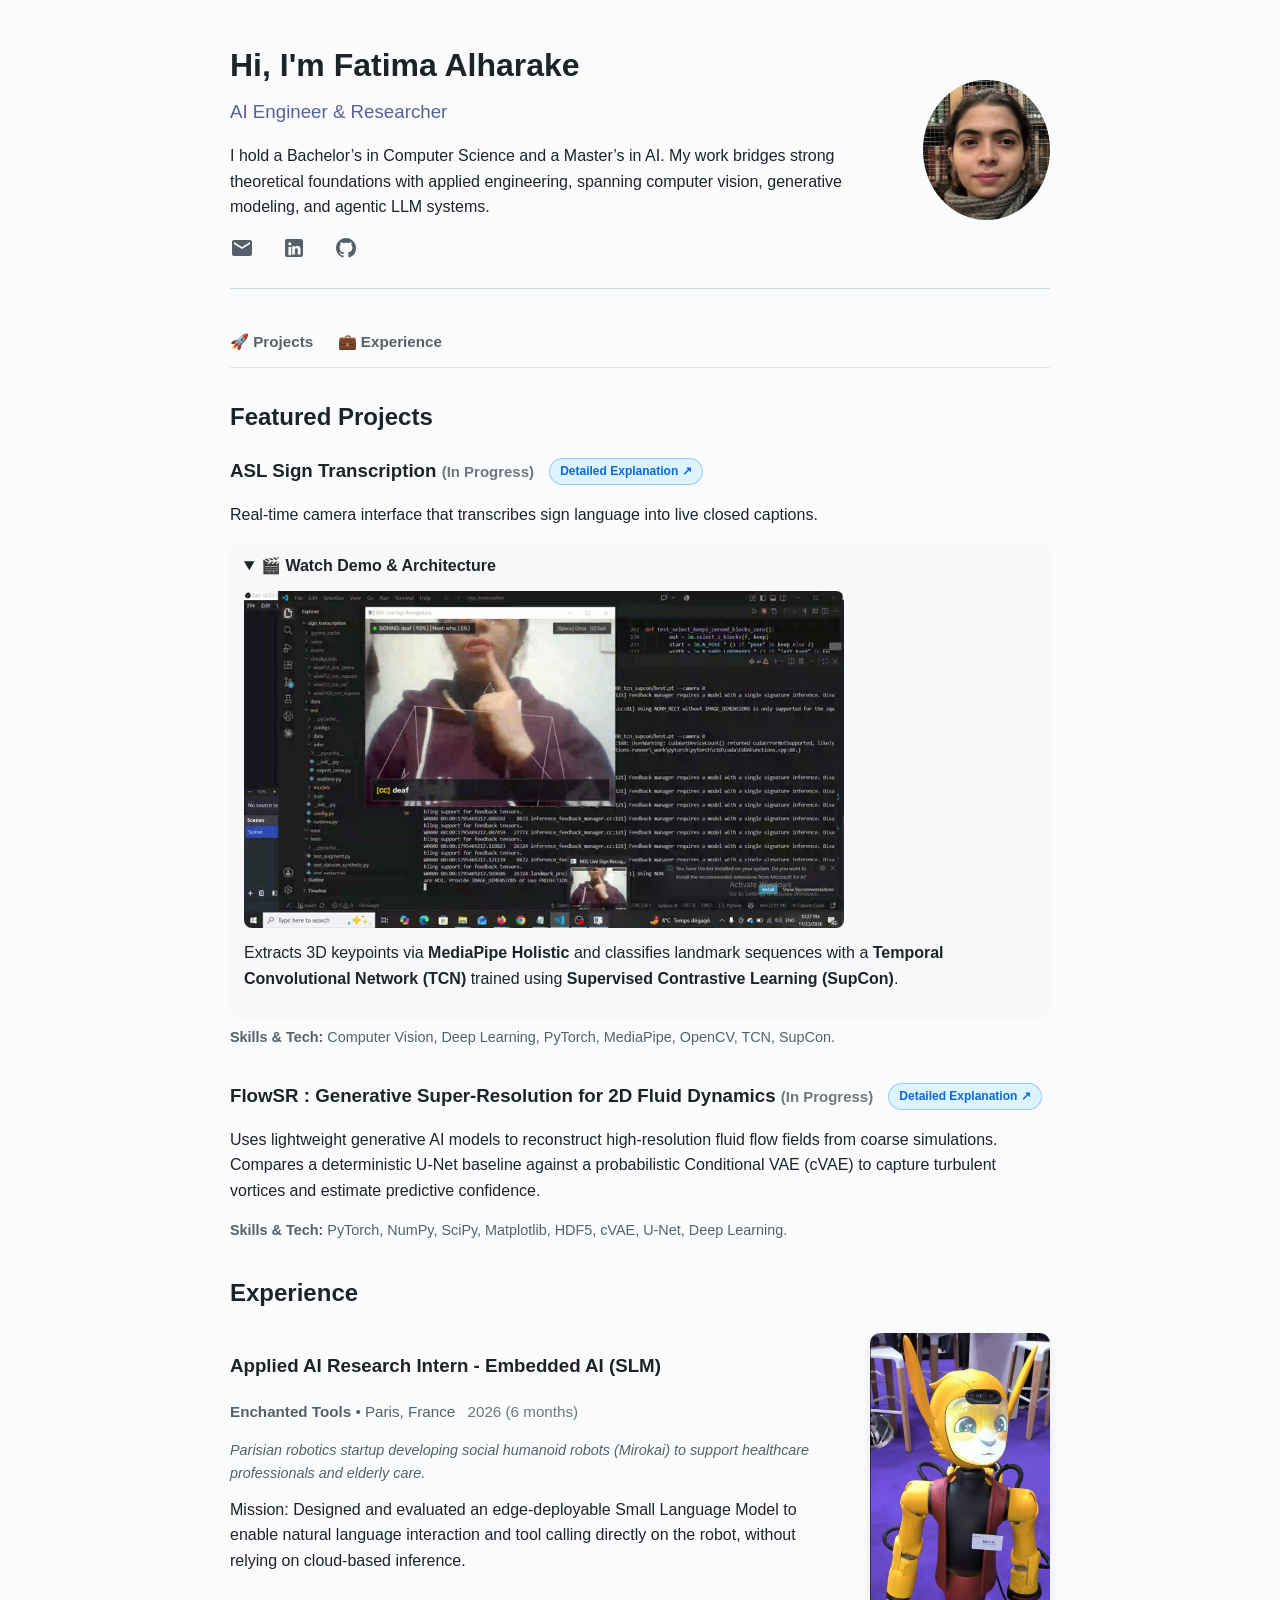
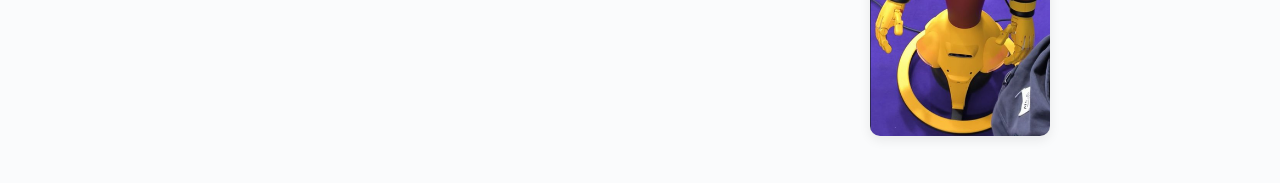
<file: index.html>
<!DOCTYPE html>
<html lang="en">
<head>
  <meta charset="UTF-8">
  <meta name="viewport" content="width=device-width, initial-scale=1.0">
  <title>Fatima Alharake | AI Engineer & Researcher</title>
  <link rel="stylesheet" href="style.css">
</head>
<body>

  <div class="header-container">
    <div class="header-text">
      <h1>Hi, I'm Fatima Alharake</h1>
      <h3>AI Engineer & Researcher</h3>
      <p>
        I hold a Bachelor’s in Computer Science and a Master’s in AI. My work bridges strong theoretical foundations with applied engineering, spanning computer vision, generative modeling, and agentic LLM systems.
      </p>
      <div class="links">
        <a href="mailto:fatima_alharake@outlook.com" title="Email" aria-label="Email">
    <svg xmlns="http://www.w3.org/2000/svg" width="24" height="24" viewBox="0 0 24 24" fill="currentColor">
      <path d="M20 4H4c-1.1 0-1.99.9-1.99 2L2 18c0 1.1.9 2 2 2h16c1.1 0 2-.9 2-2V6c0-1.1-.9-2-2-2zm0 4l-8 5-8-5V6l8 5 8-5v2z"/>
    </svg></a>
        <a href="https://www.linkedin.com/in/fatima-al-harake-954a812ba/" target="_blank" title="LinkedIn" aria-label="LinkedIn">
    <svg xmlns="http://www.w3.org/2000/svg" width="24" height="24" viewBox="0 0 24 24" fill="currentColor">
      <path d="M19 3a2 2 0 0 1 2 2v14a2 2 0 0 1-2 2H5a2 2 0 0 1-2-2V5a2 2 0 0 1 2-2h14m-.5 15.5v-5.3a3.26 3.26 0 0 0-3.26-3.26c-.85 0-1.84.52-2.28 1.3v-1.11h-2.79v8.37h2.79v-4.93c0-.77.62-1.4 1.39-1.4a1.4 1.4 0 0 1 1.4 1.4v4.93h2.75M6.46 10.9v8.37H9.25V10.9H6.46M7.86 6.2a1.62 1.62 0 1 0 0 3.24 1.62 1.62 0 0 0 0-3.24z"/>
    </svg>
  </a>
        <a href="https://github.com/Fatima-alharake" target="_blank" title="GitHub" aria-label="GitHub">
    <svg xmlns="http://www.w3.org/2000/svg" width="24" height="24" viewBox="0 0 24 24" fill="currentColor">
      <path d="M12 2C6.477 2 2 6.484 2 12.017c0 4.425 2.865 8.18 6.839 9.504.5.092.682-.217.682-.483 0-.237-.008-.868-.013-1.703-2.782.605-3.369-1.343-3.369-1.343-.454-1.158-1.11-1.466-1.11-1.466-.908-.62.069-.608.069-.608 1.003.07 1.53 1.032 1.53 1.032.892 1.53 2.341 1.088 2.91.832.092-.647.35-1.088.636-1.338-2.22-.253-4.555-1.113-4.555-4.951 0-1.093.39-1.988 1.029-2.688-.103-.253-.446-1.272.098-2.65 0 0 .84-.27 2.75 1.026A9.564 9.564 0 0112 6.844c.85.004 1.705.115 2.504.337 1.909-1.296 2.747-1.027 2.747-1.027.546 1.379.202 2.398.1 2.651.64.7 1.028 1.595 1.028 2.688 0 3.848-2.339 4.695-4.566 4.943.359.309.678.92.678 1.855 0 1.338-.012 2.419-.012 2.747 0 .268.18.58.688.482A10.019 10.019 0 0022 12.017C22 6.484 17.522 2 12 2z"/>
    </svg>
  </a>
      </div>
    </div>
    <img src="assets/selfie_cropped.jpeg" alt="Fatima Alharake" class="profile-pic">
  </div>

  <hr>

  <div class="nav-bar">
    <a href="#projects">🚀 Projects</a>
    <a href="#experience">💼 Experience</a>
  </div>
  <section id="projects">

  <h2>Featured Projects</h2>

  <div class="project">
    <h3>
      ASL Sign Transcription <small style="color: #6e7781; font-size: 0.8em;">(In Progress)</small>
      <a href="projects/asl-transcription.html" class="deep-dive-btn">Detailed Explanation ↗</a>
    </h3>
    <p>
      Real-time camera interface that transcribes sign language into live closed captions.
    </p>

    <details open>
      <summary>🎬 Watch Demo & Architecture</summary>
      <img src="assets/asl-demo.gif" alt="ASL Sign Transcription Demo" class="demo">
      <p style="margin-top: 12px;">
        Extracts 3D keypoints via <b>MediaPipe Holistic</b> and classifies landmark sequences with a <b>Temporal Convolutional Network (TCN)</b> trained using <b>Supervised Contrastive Learning (SupCon)</b>.
      </p>
    </details>

    <div class="tech-stack">
      <b>Skills & Tech:</b> Computer Vision, Deep Learning, PyTorch, MediaPipe, OpenCV, TCN, SupCon.
    </div>
  </div>

  <div class="project">
    <h3>
      FlowSR : Generative Super-Resolution for 2D Fluid Dynamics <small style="color: #6e7781; font-size: 0.8em;">(In Progress)</small>
      <a href="projects/flowgen.html" class="deep-dive-btn">Detailed Explanation ↗</a>
    </h3>
    <p>
      Uses lightweight generative AI models to reconstruct high-resolution fluid flow fields from coarse simulations. Compares a deterministic U-Net baseline against a probabilistic Conditional VAE (cVAE) to capture turbulent vortices and estimate predictive confidence.
    </p>
    <div class="tech-stack">
      <b>Skills & Tech:</b> PyTorch, NumPy, SciPy, Matplotlib, HDF5, cVAE, U-Net, Deep Learning.
    </div>
  </div>
  </section>

    <section id="experience">
  <h2>Experience</h2>

  <div class="experience-card">
    <div class="experience-content">
      <h3>Applied AI Research Intern - Embedded AI (SLM)</h3>
      <p class="company-sub">
        <b>Enchanted Tools</b> • Paris, France <span class="date">2026 (6 months)</span>
      </p>
      <p class="company-desc">
        <i>Parisian robotics startup developing social humanoid robots (Mirokai) to support healthcare professionals and elderly care.</i>
      </p>

      <p  style="margin-top: 10px;">
        Mission: Designed and evaluated an edge-deployable Small Language Model to enable natural language interaction and tool calling directly on the robot, without relying on cloud-based inference. </p>


    </div>

    <div class="experience-media">
      <img src="assets/enchanted-tools-robot.png" alt="Mirokai Humanoid Robot - Enchanted Tools" class="experience-img">
    </div>
  </div>
</section>
</body>
</html>
</file>
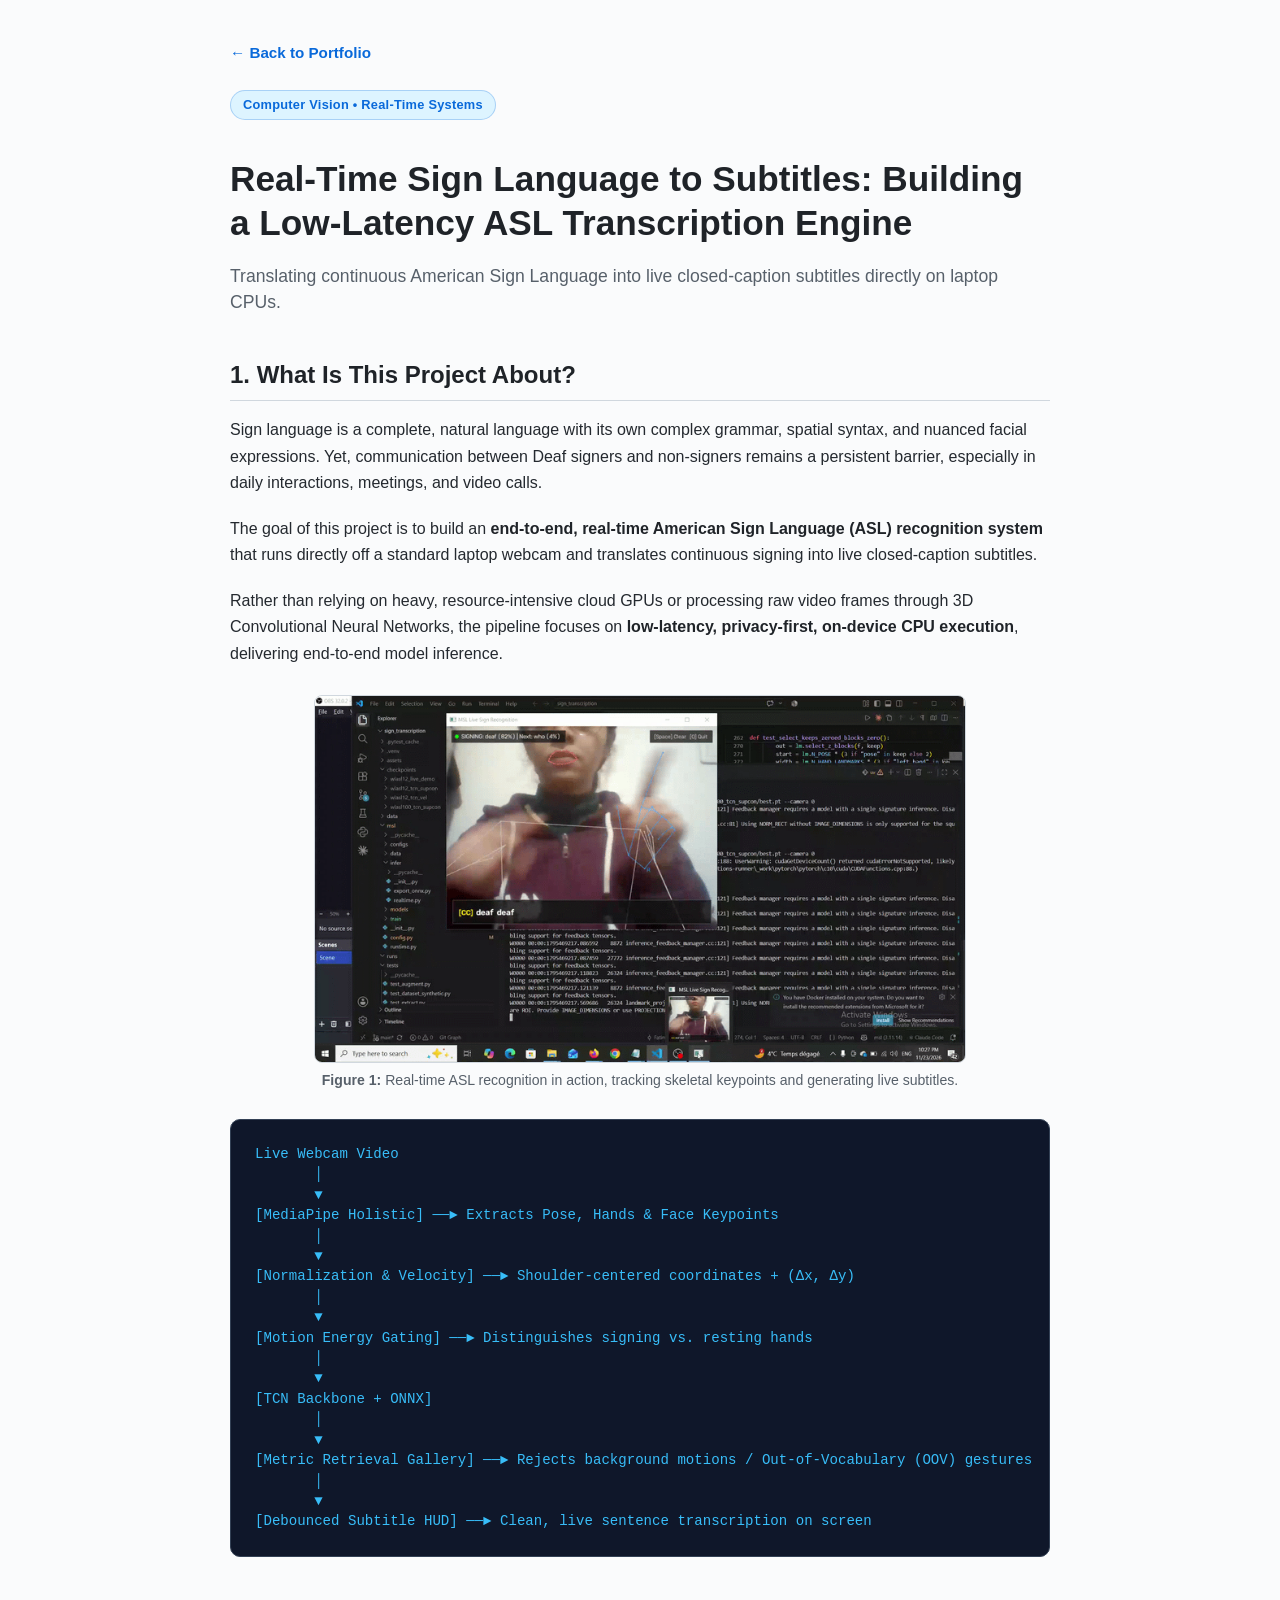
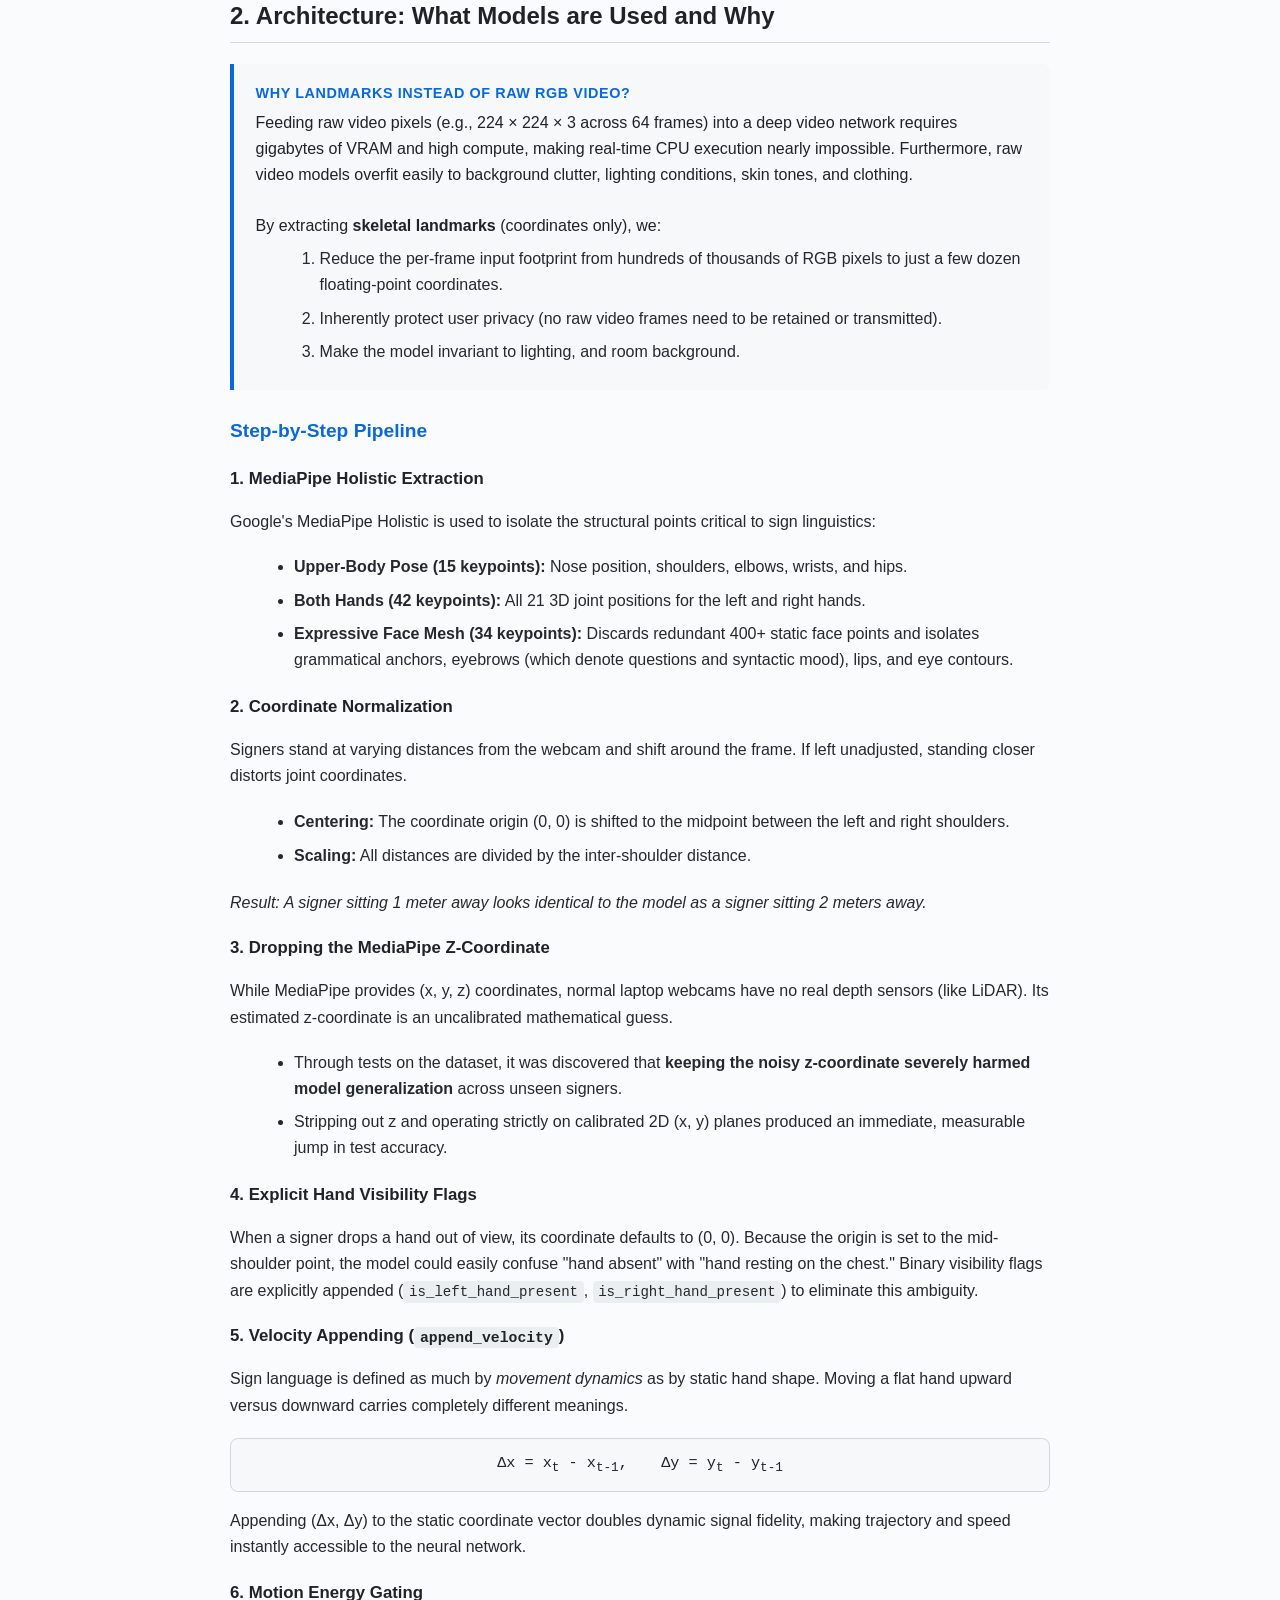
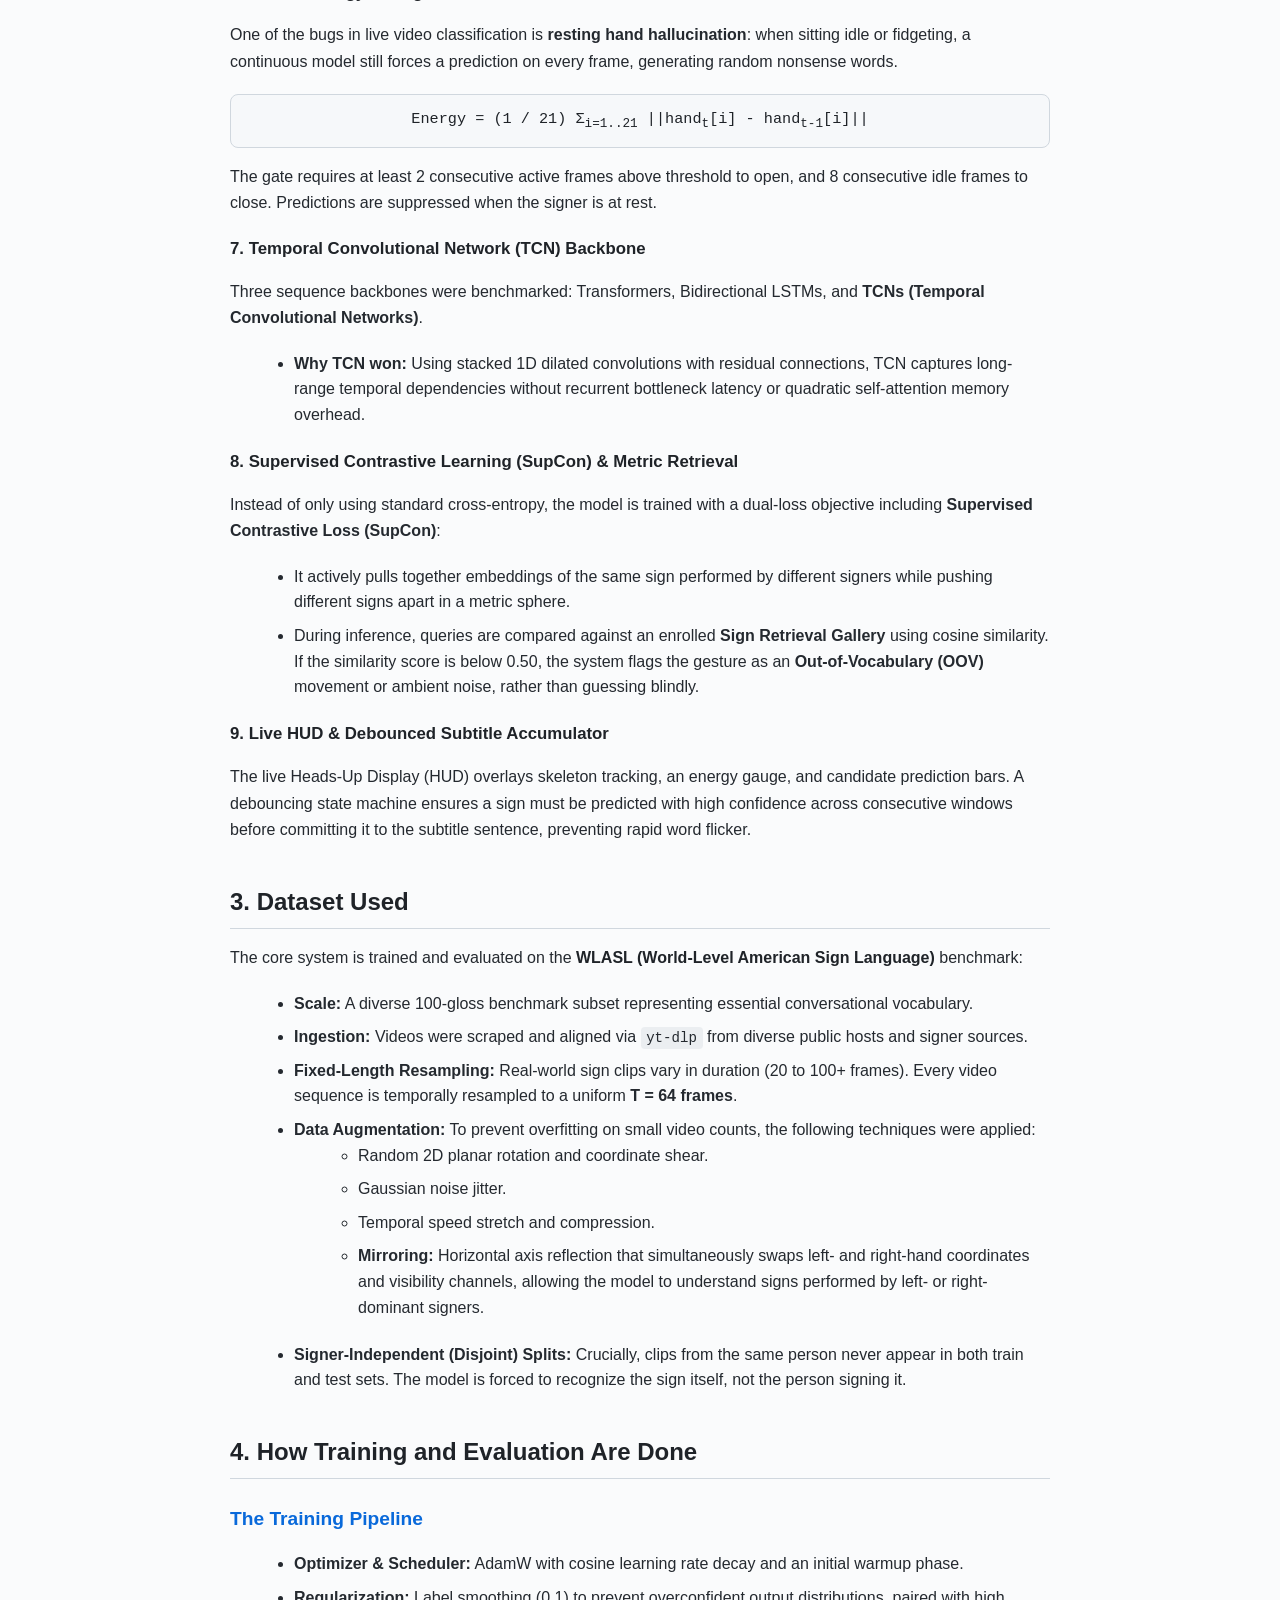
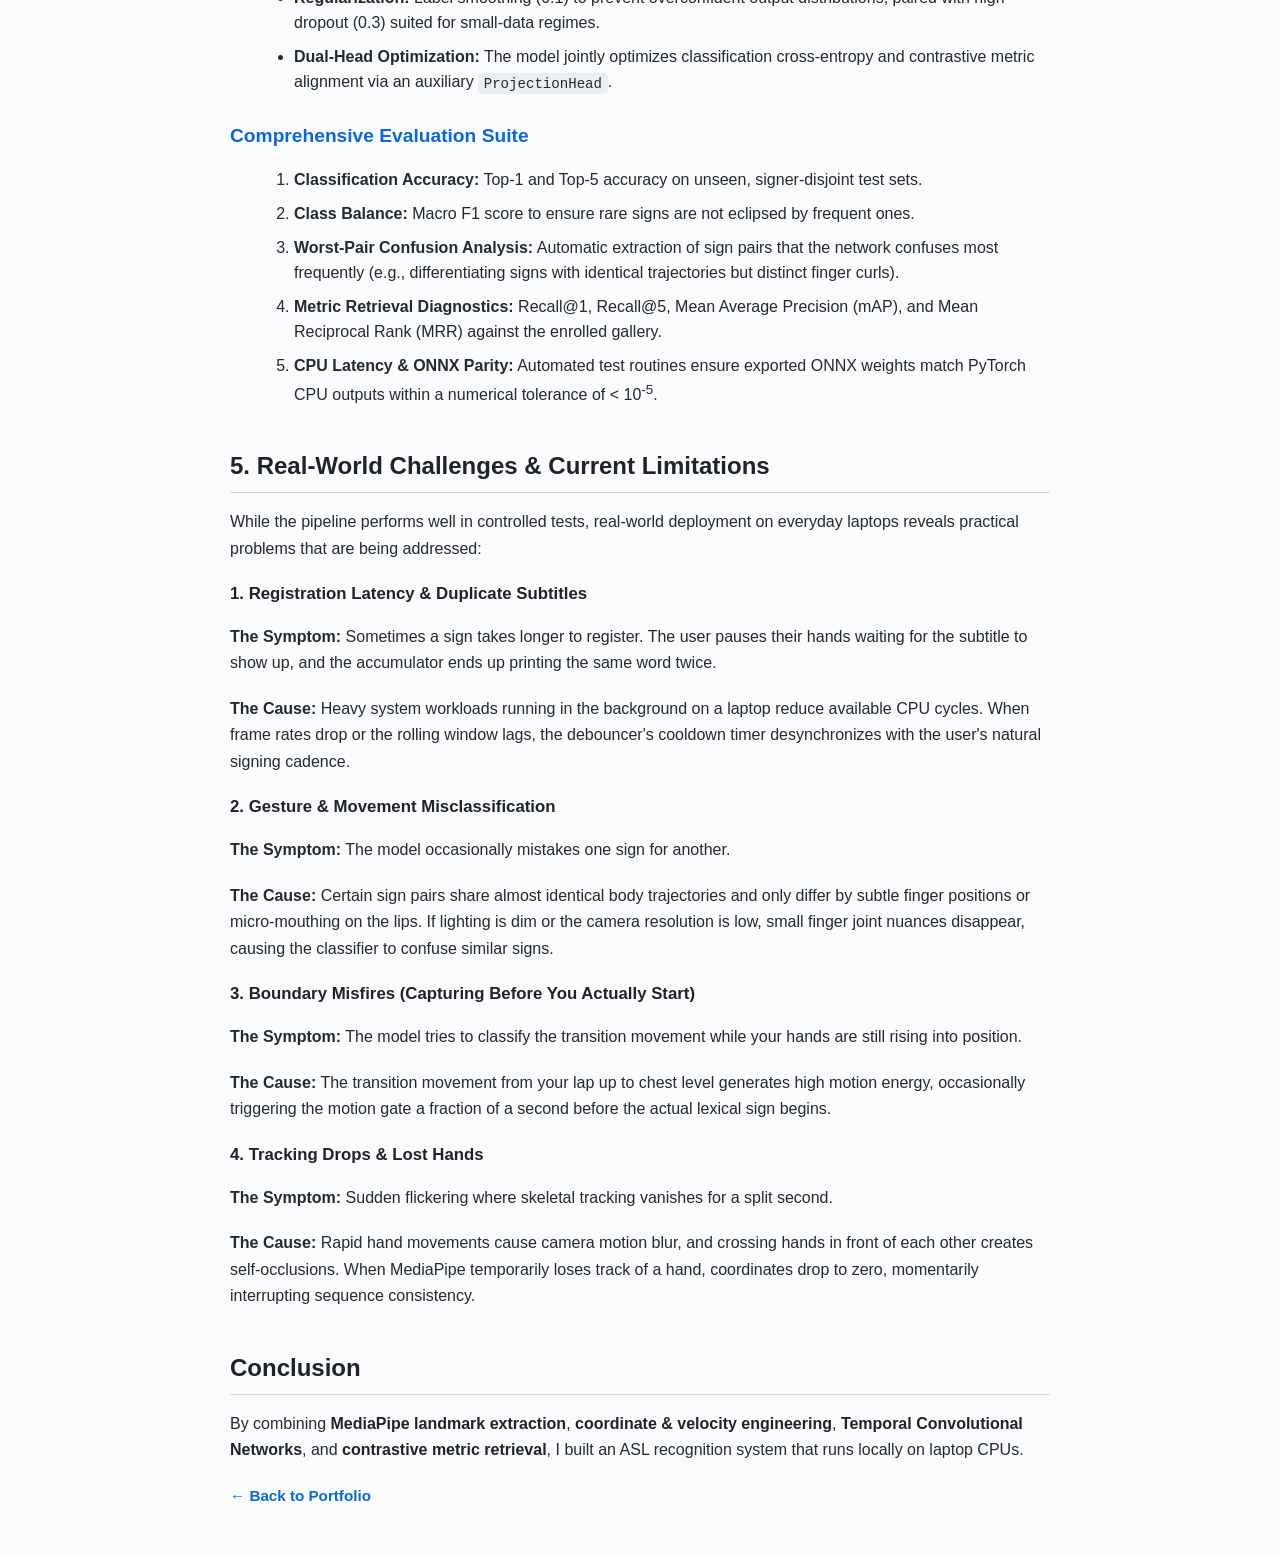
<file: projects/asl-transcription.html>
<!DOCTYPE html>
<html lang="en">
<head>
  <meta charset="UTF-8" />
  <meta name="viewport" content="width=device-width, initial-scale=1.0" />
  <title>Real-Time ASL Transcription Engine | Fatima Alharake</title>
  <link rel="stylesheet" href="../style.css">
  <style>
    /* Back Navigation Link */
    .back-nav {
      margin-bottom: 24px;
    }
    .back-nav a {
      color: #0969da;
      text-decoration: none;
      font-weight: 600;
      font-size: 0.95rem;
      display: inline-flex;
      align-items: center;
      gap: 6px;
      transition: all 0.2s ease;
    }
    .back-nav a:hover {
      color: #0550ae;
      transform: translateX(-3px);
    }

    /* Article Header */
    header {
      margin-bottom: 2.5rem;
    }

    .badge {
      display: inline-block;
      font-size: 0.8rem;
      font-weight: 600;
      color: #0969da;
      background: #ddf4ff;
      border: 1px solid rgba(9, 105, 218, 0.25);
      padding: 0.25rem 0.75rem;
      border-radius: 9999px;
      margin-bottom: 0.85rem;
      letter-spacing: 0.02em;
    }

    h1 {
      font-size: 2.2rem;
      line-height: 1.25;
      font-weight: 800;
      margin-bottom: 0.85rem;
      color: #1f2328;
    }

    .subtitle {
      font-size: 1.1rem;
      color: #57606a;
      font-weight: 400;
      line-height: 1.5;
    }

    /* Content Headings */
    h2 {
      font-size: 1.5rem;
      color: #1f2328;
      margin: 2.5rem 0 1rem;
      border-bottom: 1px solid #d0d7de;
      padding-bottom: 0.4rem;
    }

    h3 {
      font-size: 1.2rem;
      color: #0969da;
      margin: 1.6rem 0 0.6rem;
    }

    h4 {
      font-size: 1.05rem;
      color: #1f2328;
      margin: 1.2rem 0 0.4rem;
    }

    p {
      margin-bottom: 1.2rem;
      color: #24292f;
      font-size: 1rem;
      line-height: 1.65;
    }

    strong {
      color: #1f2328;
    }

    /* Cards & Callouts */
    .card {
      background-color: #ffffff;
      border: 1px solid #d0d7de;
      border-radius: 10px;
      padding: 1.35rem;
      margin: 1.35rem 0;
      box-shadow: 0 1px 3px rgba(31, 35, 40, 0.04);
    }

    .callout {
      border-left: 4px solid #0969da;
      background: #f6f8fa;
      border-radius: 0 8px 8px 0;
      padding: 1.1rem 1.35rem;
      margin: 1.35rem 0;
    }

    .callout-title {
      font-weight: 700;
      color: #0969da;
      margin-bottom: 0.35rem;
      font-size: 0.9rem;
      text-transform: uppercase;
      letter-spacing: 0.04em;
    }

    /* Pipeline Diagram Box */
    .pipeline-box {
      background: #0f172a;
      border: 1px solid #334155;
      border-radius: 10px;
      padding: 1.5rem;
      margin: 1.8rem 0;
      overflow-x: auto;
    }

    .pipeline-box pre {
      margin: 0;
      font-family: ui-monospace, SFMono-Regular, "SF Mono", Menlo, Consolas, monospace;
      font-size: 0.88rem;
      color: #38bdf8;
      line-height: 1.45;
    }

    /* Demo Media */
    .figure-container {
      margin: 1.75rem 0;
      text-align: center;
    }

    .figure-container img {
      max-width: 100%;
      border-radius: 8px;
      border: 1px solid #d0d7de;
      display: block;
      margin: 0 auto;
    }

    figcaption {
      font-size: 0.88rem;
      color: #57606a;
      margin-top: 8px;
      line-height: 1.4;
    }

    /* Code styling */
    code {
      background: rgba(175, 184, 193, 0.2);
      padding: 0.2em 0.4em;
      border-radius: 4px;
      font-size: 88%;
      font-family: ui-monospace, SFMono-Regular, "SF Mono", Menlo, Consolas, monospace;
    }

    .math-block {
      background: #f6f8fa;
      border: 1px solid #d0d7de;
      border-radius: 8px;
      padding: 12px 16px;
      margin: 14px 0;
      font-family: ui-monospace, SFMono-Regular, "SF Mono", Menlo, Consolas, monospace;
      font-size: 0.95rem;
      text-align: center;
      color: #1f2328;
    }

    /* Lists */
    ul, ol {
      margin-left: 1.5rem;
      margin-bottom: 1.35rem;
      color: #24292f;
    }

    li {
      margin-bottom: 0.5rem;
      line-height: 1.6;
    }

    /* =========================================
       DARK MODE OVERRIDES (Matches style.css)
       ========================================= */
    @media (prefers-color-scheme: dark) {
      .back-nav a {
        color: #58a6ff;
      }
      .back-nav a:hover {
        color: #79c0ff;
      }
      .badge {
        background: #1f2937;
        color: #58a6ff;
        border-color: #388bfd;
      }
      h1, h2, h4, strong {
        color: #e6edf3;
      }
      h2 {
        border-bottom-color: #30363d;
      }
      h3 {
        color: #58a6ff;
      }
      .subtitle, p, li, figcaption {
        color: #cbd5e1;
      }
      .card {
        background-color: #161b22;
        border-color: #30363d;
      }
      .callout {
        background: #161b22;
        border-left-color: #58a6ff;
      }
      .callout-title {
        color: #58a6ff;
      }
      .math-block {
        background: #161b22;
        border-color: #30363d;
        color: #e6edf3;
      }
      .figure-container img {
        border-color: #30363d;
      }
    }
  </style>
</head>
<body>

  <!-- BACK LINK -->
  <div class="back-nav">
    <a href="../index.html">← Back to Portfolio</a>
  </div>

  <!-- HERO SECTION -->
  <header>
    <span class="badge">Computer Vision &bull; Real-Time Systems</span>
    <h1>Real-Time Sign Language to Subtitles: Building a Low-Latency ASL Transcription Engine</h1>
    <p class="subtitle">
      Translating continuous American Sign Language into live closed-caption subtitles directly on laptop CPUs.
    </p>
  </header>

  <!-- 1. WHAT IS THIS PROJECT ABOUT? -->
  <section>
    <h2>1. What Is This Project About?</h2>
    <p>
      Sign language is a complete, natural language with its own complex grammar, spatial syntax, and nuanced facial expressions. Yet, communication between Deaf signers and non-signers remains a persistent barrier, especially in daily interactions, meetings, and video calls.
    </p>
    <p>
      The goal of this project is to build an <strong>end-to-end, real-time American Sign Language (ASL) recognition system</strong> that runs directly off a standard laptop webcam and translates continuous signing into live closed-caption subtitles.
    </p>
    <p>
      Rather than relying on heavy, resource-intensive cloud GPUs or processing raw video frames through 3D Convolutional 
      Neural Networks, the pipeline focuses on <strong>low-latency, privacy-first, on-device CPU execution</strong>, delivering end-to-end model inference.
    </p>

    <!-- LIVE DEMO EMBED -->
    <figure class="figure-container">
      <img src="../assets/asl-demo.gif" alt="Live ASL Sign Transcription Demo" width="650">
      <figcaption><b>Figure 1:</b> Real-time ASL recognition in action, tracking skeletal keypoints and generating live subtitles.</figcaption>
    </figure>

    <!-- PIPELINE ARCHITECTURE FLOW -->
    <div class="pipeline-box">
      <pre>
Live Webcam Video
       │
       ▼
[MediaPipe Holistic] ──► Extracts Pose, Hands & Face Keypoints
       │
       ▼
[Normalization & Velocity] ──► Shoulder-centered coordinates + (Δx, Δy)
       │
       ▼
[Motion Energy Gating] ──► Distinguishes signing vs. resting hands
       │
       ▼
[TCN Backbone + ONNX]
       │
       ▼
[Metric Retrieval Gallery] ──► Rejects background motions / Out-of-Vocabulary (OOV) gestures
       │
       ▼
[Debounced Subtitle HUD] ──► Clean, live sentence transcription on screen</pre>
    </div>
  </section>

  <!-- 2. ARCHITECTURE -->
  <section>
    <h2>2. Architecture: What Models are Used and Why</h2>

    <div class="callout">
      <div class="callout-title">Why Landmarks Instead of Raw RGB Video?</div>
      Feeding raw video pixels (e.g., 224 &times; 224 &times; 3 across 64 frames) into a deep video network requires gigabytes of VRAM and high compute, making real-time CPU execution nearly impossible. Furthermore, raw video models overfit easily to background clutter, lighting conditions, skin tones, and clothing.
      <br><br>
      By extracting <b>skeletal landmarks</b> (coordinates only), we:
      <ol style="margin-top: 8px; margin-bottom: 0;">
        <li>Reduce the per-frame input footprint from hundreds of thousands of RGB pixels to just a few dozen floating-point coordinates.</li>
        <li>Inherently protect user privacy (no raw video frames need to be retained or transmitted).</li>
        <li>Make the model invariant to lighting, and room background.</li>
      </ol>
    </div>

    <h3>Step-by-Step Pipeline</h3>

    <!-- Step 1 -->
    <h4>1. MediaPipe Holistic Extraction</h4>
      <p>
        Google's MediaPipe Holistic is used to isolate the structural points critical to sign linguistics:
      </p>
      <ul>
        <li><b>Upper-Body Pose (15 keypoints):</b> Nose position, shoulders, elbows, wrists, and hips.</li>
        <li><b>Both Hands (42 keypoints):</b> All 21 3D joint positions for the left and right hands.</li>
        <li><b>Expressive Face Mesh (34 keypoints):</b> Discards redundant 400+ static face points and isolates grammatical anchors, eyebrows (which denote questions and syntactic mood), lips, and eye contours.</li>
      </ul>

    <!-- Step 2 -->
    <h4>2. Coordinate Normalization</h4>
      <p>
        Signers stand at varying distances from the webcam and shift around the frame. If left unadjusted, standing closer distorts joint coordinates.
      </p>
      <ul>
        <li><b>Centering:</b> The coordinate origin (0, 0) is shifted to the midpoint between the left and right shoulders.</li>
        <li><b>Scaling:</b> All distances are divided by the inter-shoulder distance.</li>
      </ul>
      <p><em>Result: A signer sitting 1 meter away looks identical to the model as a signer sitting 2 meters away.</em></p>

    <!-- Step 3 -->
    <h4>3. Dropping the MediaPipe Z-Coordinate</h4>
      <p>
        While MediaPipe provides (x, y, z) coordinates, normal laptop webcams have no real depth sensors (like LiDAR). Its estimated z-coordinate is an uncalibrated mathematical guess.
      </p>
      <ul>
        <li>Through tests on the dataset, it was discovered that <b>keeping the noisy z-coordinate severely harmed model generalization</b> across unseen signers.</li>
        <li>Stripping out z and operating strictly on calibrated 2D (x, y) planes produced an immediate, measurable jump in test accuracy.</li>
      </ul>

    <!-- Step 4 -->
    <h4>4. Explicit Hand Visibility Flags</h4>
      <p>
        When a signer drops a hand out of view, its coordinate defaults to (0, 0). Because the origin is set to the mid-shoulder point, 
        the model could easily confuse "hand absent" with "hand resting on the chest." Binary visibility flags are explicitly appended (<code>is_left_hand_present</code>, <code>is_right_hand_present</code>) to eliminate this ambiguity.
      </p>

    <h4>5. Velocity Appending (<code>append_velocity</code>)</h4>
      <p>
        Sign language is defined as much by <em>movement dynamics</em> as by static hand shape. Moving a flat hand upward versus downward carries completely different meanings.
      </p>
      <div class="math-block">
        &Delta;x = x<sub>t</sub> - x<sub>t-1</sub>, &emsp; &Delta;y = y<sub>t</sub> - y<sub>t-1</sub>
      </div>
      <p>
        Appending (&Delta;x, &Delta;y) to the static coordinate vector doubles dynamic signal fidelity, making trajectory and speed instantly accessible to the neural network.
      </p>

    <h4>6. Motion Energy Gating</h4>
      <p>
        One of the bugs in live video classification is <b>resting hand hallucination</b>: when sitting idle or fidgeting, a continuous model still forces a prediction on every frame, generating random nonsense words.
      </p>
      <div class="math-block">
        Energy = (1 / 21) &Sigma;<sub>i=1..21</sub> ||hand<sub>t</sub>[i] - hand<sub>t-1</sub>[i]||
      </div>
      <p>
        The gate requires at least 2 consecutive active frames above threshold to open, and 8 consecutive idle frames to close. Predictions are suppressed when the signer is at rest.
      </p>

    <h4>7. Temporal Convolutional Network (TCN) Backbone</h4>
      <p>
        Three sequence backbones were benchmarked: Transformers, Bidirectional LSTMs, and <b>TCNs (Temporal Convolutional Networks)</b>.
      </p>
      <ul>
        <li><b>Why TCN won:</b> Using stacked 1D dilated convolutions with residual connections, TCN captures long-range temporal dependencies without recurrent bottleneck latency or quadratic self-attention memory overhead.</li>
      </ul>

    <h4>8. Supervised Contrastive Learning (SupCon) & Metric Retrieval</h4>
      <p>
        Instead of only using standard cross-entropy, the model is trained with a dual-loss objective including <b>Supervised Contrastive Loss (SupCon)</b>:
      </p>
      <ul>
        <li>It actively pulls together embeddings of the same sign performed by different signers while pushing different signs apart in a metric sphere.</li>
        <li>During inference, queries are compared against an enrolled <b>Sign Retrieval Gallery</b> using cosine similarity. If the similarity score is below 0.50, the system flags the gesture as an <b>Out-of-Vocabulary (OOV)</b> movement or ambient noise, rather than guessing blindly.</li>
      </ul>

    <h4>9. Live HUD & Debounced Subtitle Accumulator</h4>
      <p>
        The live Heads-Up Display (HUD) overlays skeleton tracking, an energy gauge, and candidate prediction bars. A debouncing state machine ensures a sign must be predicted with high confidence across consecutive windows before committing it to the subtitle sentence, preventing rapid word flicker.
      </p>
  </section>

  <!-- 3. DATASET USED -->
  <section>
    <h2>3. Dataset Used</h2>
    <p>
      The core system is trained and evaluated on the <strong>WLASL (World-Level American Sign Language)</strong> benchmark:
    </p>
    <ul>
      <li><b>Scale:</b> A diverse 100-gloss benchmark subset representing essential conversational vocabulary.</li>
      <li><b>Ingestion:</b> Videos were scraped and aligned via <code>yt-dlp</code> from diverse public hosts and signer sources.</li>
      <li><b>Fixed-Length Resampling:</b> Real-world sign clips vary in duration (20 to 100+ frames). Every video sequence is temporally resampled to a uniform <b>T = 64 frames</b>.</li>
      <li><b>Data Augmentation:</b> To prevent overfitting on small video counts, the following techniques were applied:
        <ul>
          <li>Random 2D planar rotation and coordinate shear.</li>
          <li>Gaussian noise jitter.</li>
          <li>Temporal speed stretch and compression.</li>
          <li><b>Mirroring:</b> Horizontal axis reflection that simultaneously swaps left- and right-hand coordinates and visibility channels, allowing the model to understand signs performed by left- or right-dominant signers.</li>
        </ul>
      </li>
      <li><b>Signer-Independent (Disjoint) Splits:</b> Crucially, clips from the same person never appear in both train and test sets. The model is forced to recognize the sign itself, not the person signing it.</li>
    </ul>
  </section>

  <!-- 4. TRAINING AND EVALUATION -->
  <section>
    <h2>4. How Training and Evaluation Are Done</h2>

    <h3>The Training Pipeline</h3>
    <ul>
      <li><b>Optimizer & Scheduler:</b> AdamW with cosine learning rate decay and an initial warmup phase.</li>
      <li><b>Regularization:</b> Label smoothing (0.1) to prevent overconfident output distributions, paired with high dropout (0.3) suited for small-data regimes.</li>
      <li><b>Dual-Head Optimization:</b> The model jointly optimizes classification cross-entropy and contrastive metric alignment via an auxiliary <code>ProjectionHead</code>.</li>
    </ul>

    <h3>Comprehensive Evaluation Suite</h3>
    <ol>
      <li><b>Classification Accuracy:</b> Top-1 and Top-5 accuracy on unseen, signer-disjoint test sets.</li>
      <li><b>Class Balance:</b> Macro F1 score to ensure rare signs are not eclipsed by frequent ones.</li>
      <li><b>Worst-Pair Confusion Analysis:</b> Automatic extraction of sign pairs that the network confuses most frequently (e.g., differentiating signs with identical trajectories but distinct finger curls).</li>
      <li><b>Metric Retrieval Diagnostics:</b> Recall@1, Recall@5, Mean Average Precision (mAP), and Mean Reciprocal Rank (MRR) against the enrolled gallery.</li>
      <li><b>CPU Latency & ONNX Parity:</b> Automated test routines ensure exported ONNX weights match PyTorch CPU outputs within a numerical tolerance of &lt; 10<sup>-5</sup>.</li>
    </ol>
  </section>

  <!-- 5. REAL-WORLD CHALLENGES -->
  <section>
    <h2>5. Real-World Challenges & Current Limitations</h2>
    <p>
      While the pipeline performs well in controlled tests, real-world deployment on everyday laptops reveals practical problems that are being addressed:
    </p>

    <h4>1. Registration Latency & Duplicate Subtitles</h4>
    <p><b>The Symptom:</b> Sometimes a sign takes longer to register. The user pauses their hands waiting for the subtitle to show up, and the accumulator ends up printing the same word twice.</p>
    <p><b>The Cause:</b> Heavy system workloads running in the background on a laptop reduce available CPU cycles. When frame rates drop or the rolling window lags, the debouncer's cooldown timer desynchronizes with the user's natural signing cadence.</p>
  

    <h4>2. Gesture & Movement Misclassification</h4>
    <p><b>The Symptom:</b> The model occasionally mistakes one sign for another.</p>
    <p><b>The Cause:</b> Certain sign pairs share almost identical body trajectories and only differ by subtle finger positions or micro-mouthing on the lips. If lighting is dim or the camera resolution is low, small finger joint nuances disappear, causing the classifier to confuse similar signs.</p>
  

    <h4>3. Boundary Misfires (Capturing Before You Actually Start)</h4>
    <p><b>The Symptom:</b> The model tries to classify the transition movement while your hands are still rising into position.</p>
    <p><b>The Cause:</b> The transition movement from your lap up to chest level generates high motion energy, occasionally triggering the motion gate a fraction of a second before the actual lexical sign begins.</p>


    <h4>4. Tracking Drops & Lost Hands</h4>
    <p><b>The Symptom:</b> Sudden flickering where skeletal tracking vanishes for a split second.</p>
    <p><b>The Cause:</b> Rapid hand movements cause camera motion blur, and crossing hands in front of each other creates self-occlusions. When MediaPipe temporarily loses track of a hand, coordinates drop to zero, momentarily interrupting sequence consistency.</p>

    </section>

  <!-- CONCLUSION -->
  <section>
    <h2>Conclusion</h2>
    <p>
      By combining <strong>MediaPipe landmark extraction</strong>, <strong>coordinate & velocity engineering</strong>, 
      <strong>Temporal Convolutional Networks</strong>, and <strong>contrastive metric retrieval</strong>, 
      I built an ASL recognition system that runs locally on laptop CPUs.
    </p>
  </section>

  <!-- BOTTOM BACK LINK -->
  <div class="back-nav" style="margin-bottom: 3rem;">
    <a href="../index.html">← Back to Portfolio</a>
  </div>

</body>
</html>
</file>
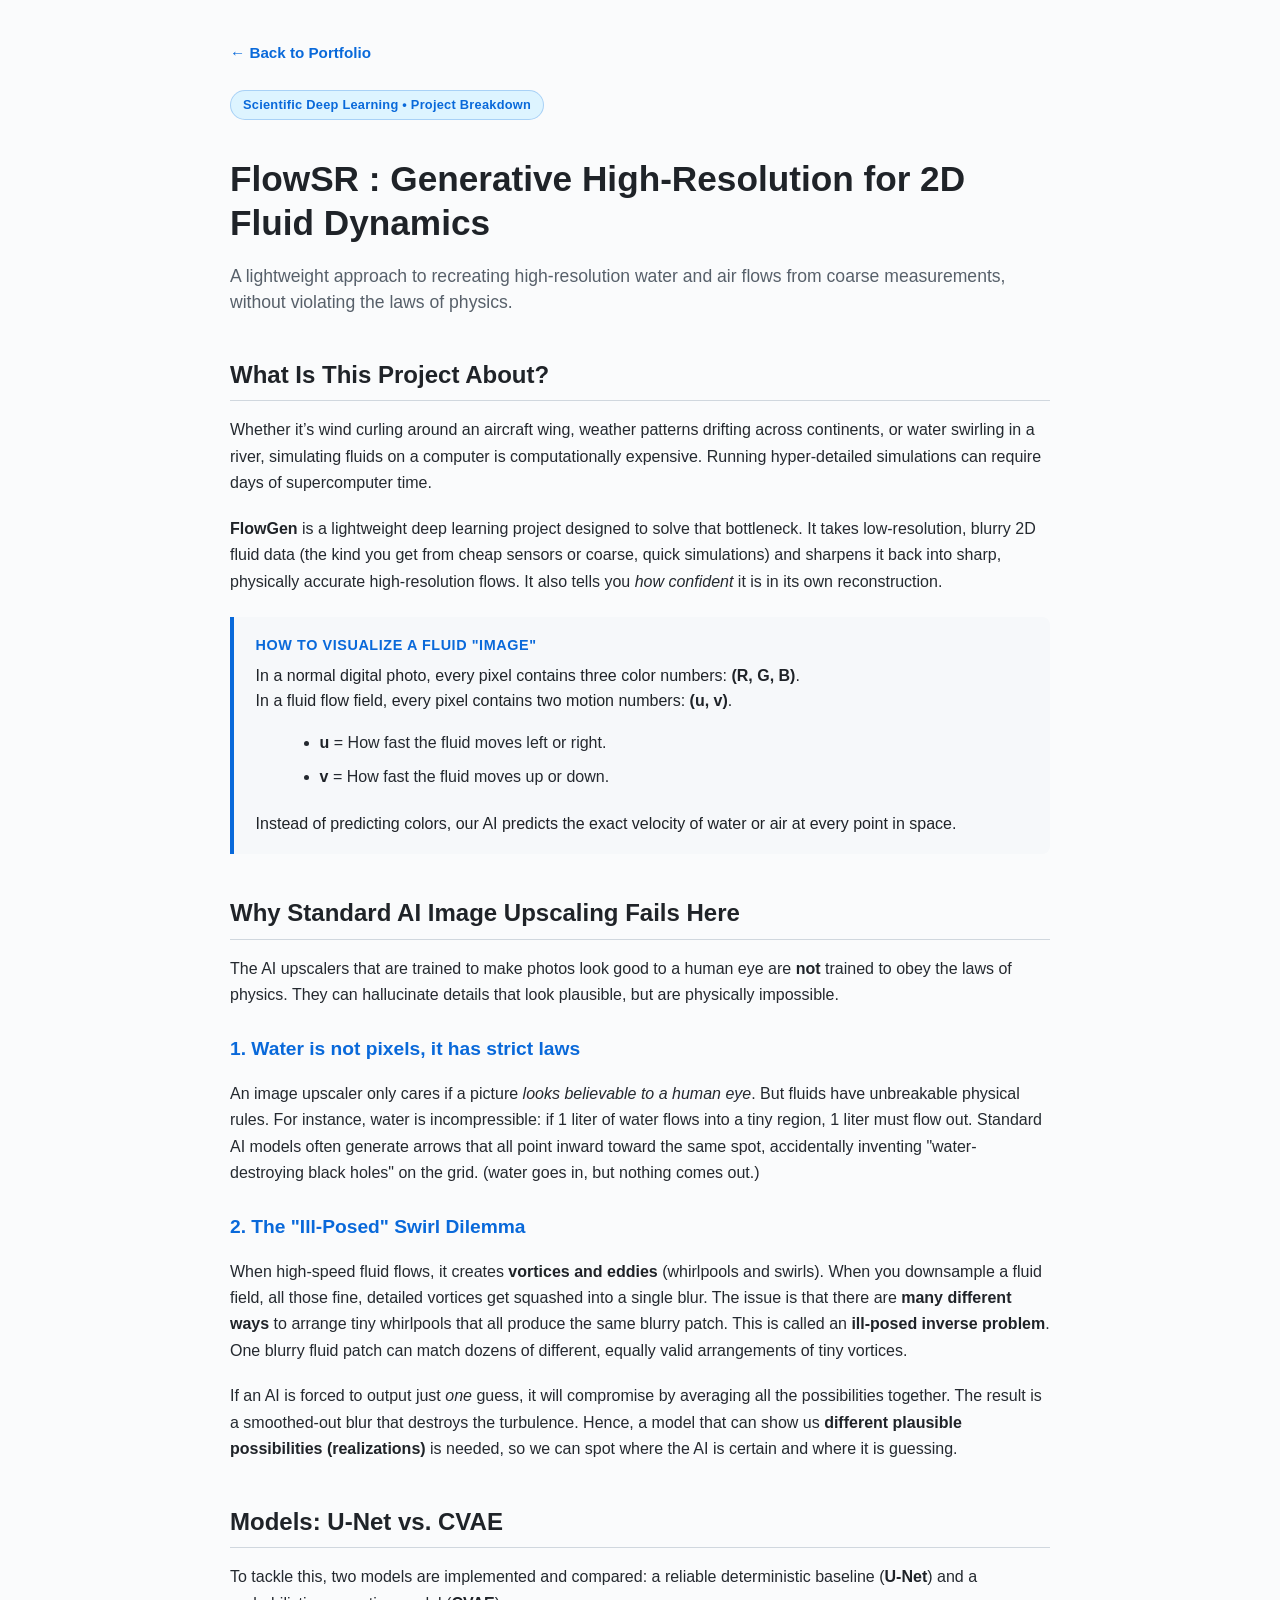
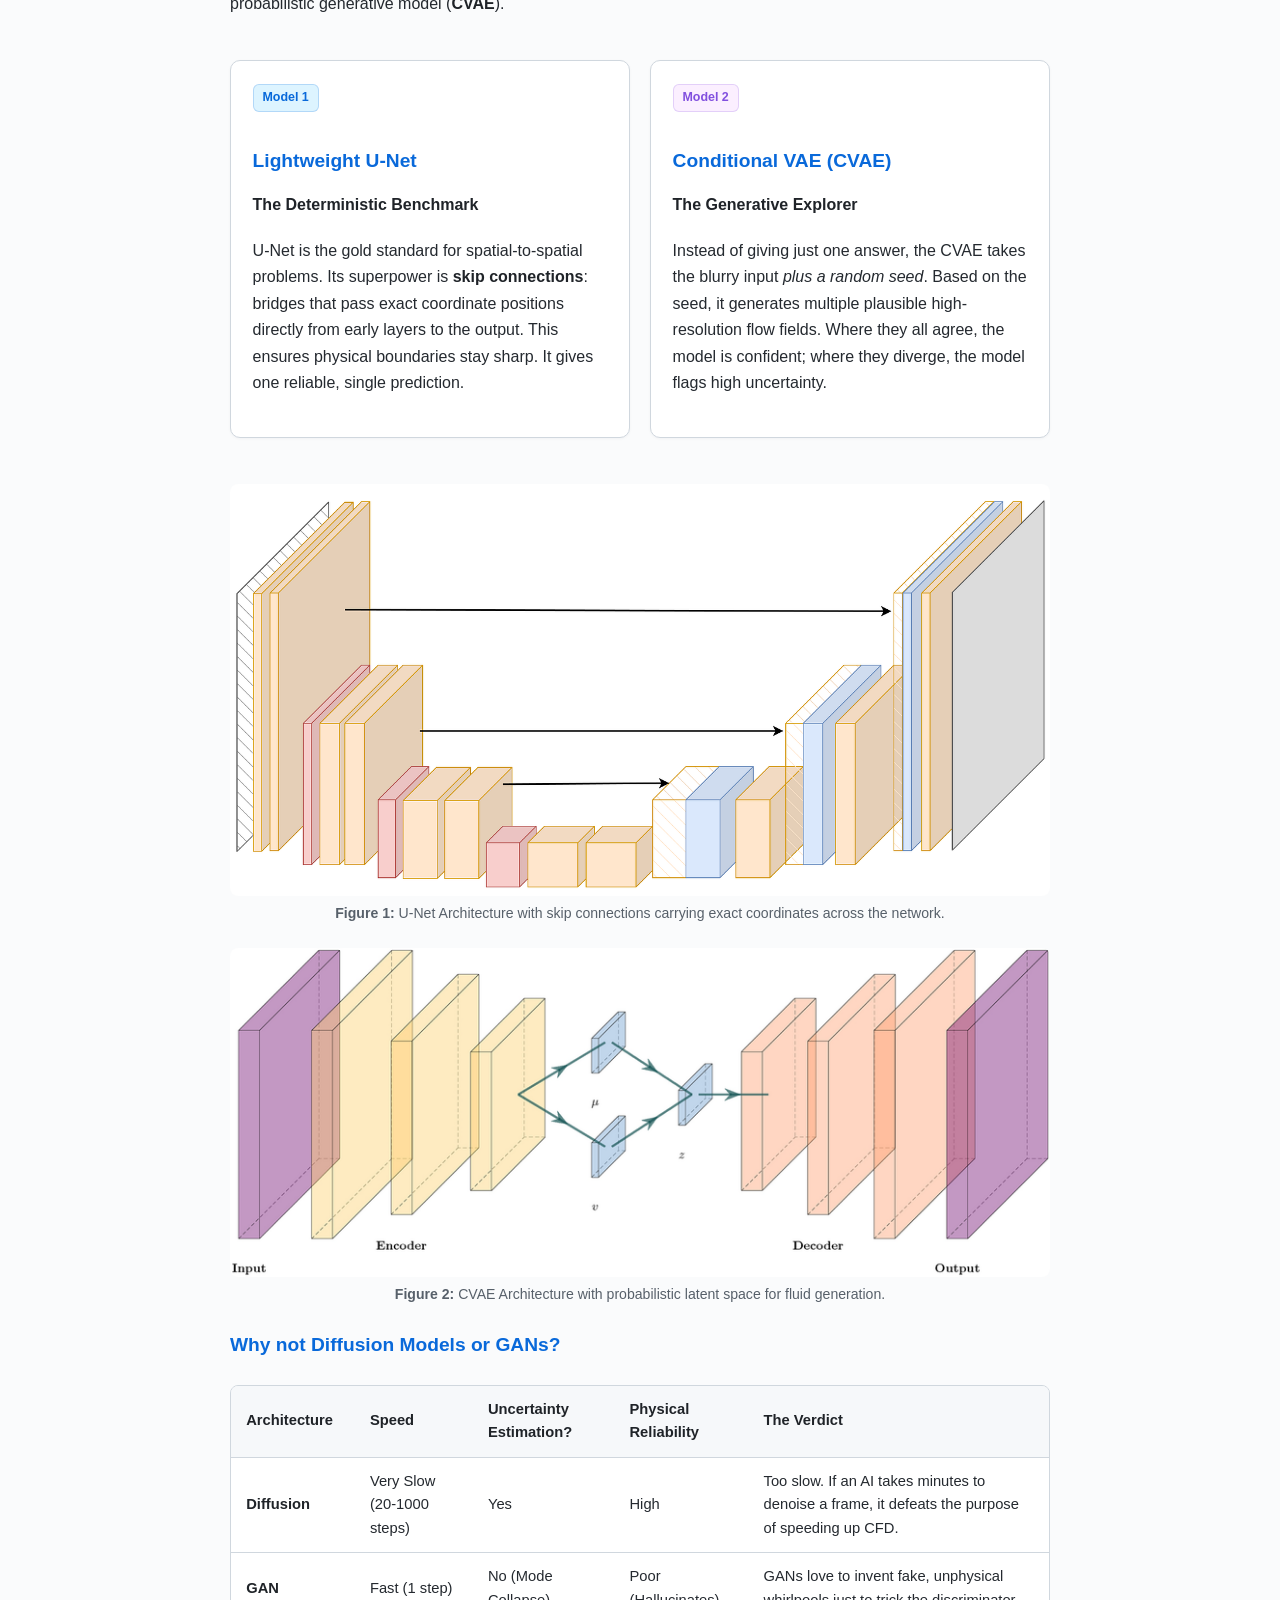
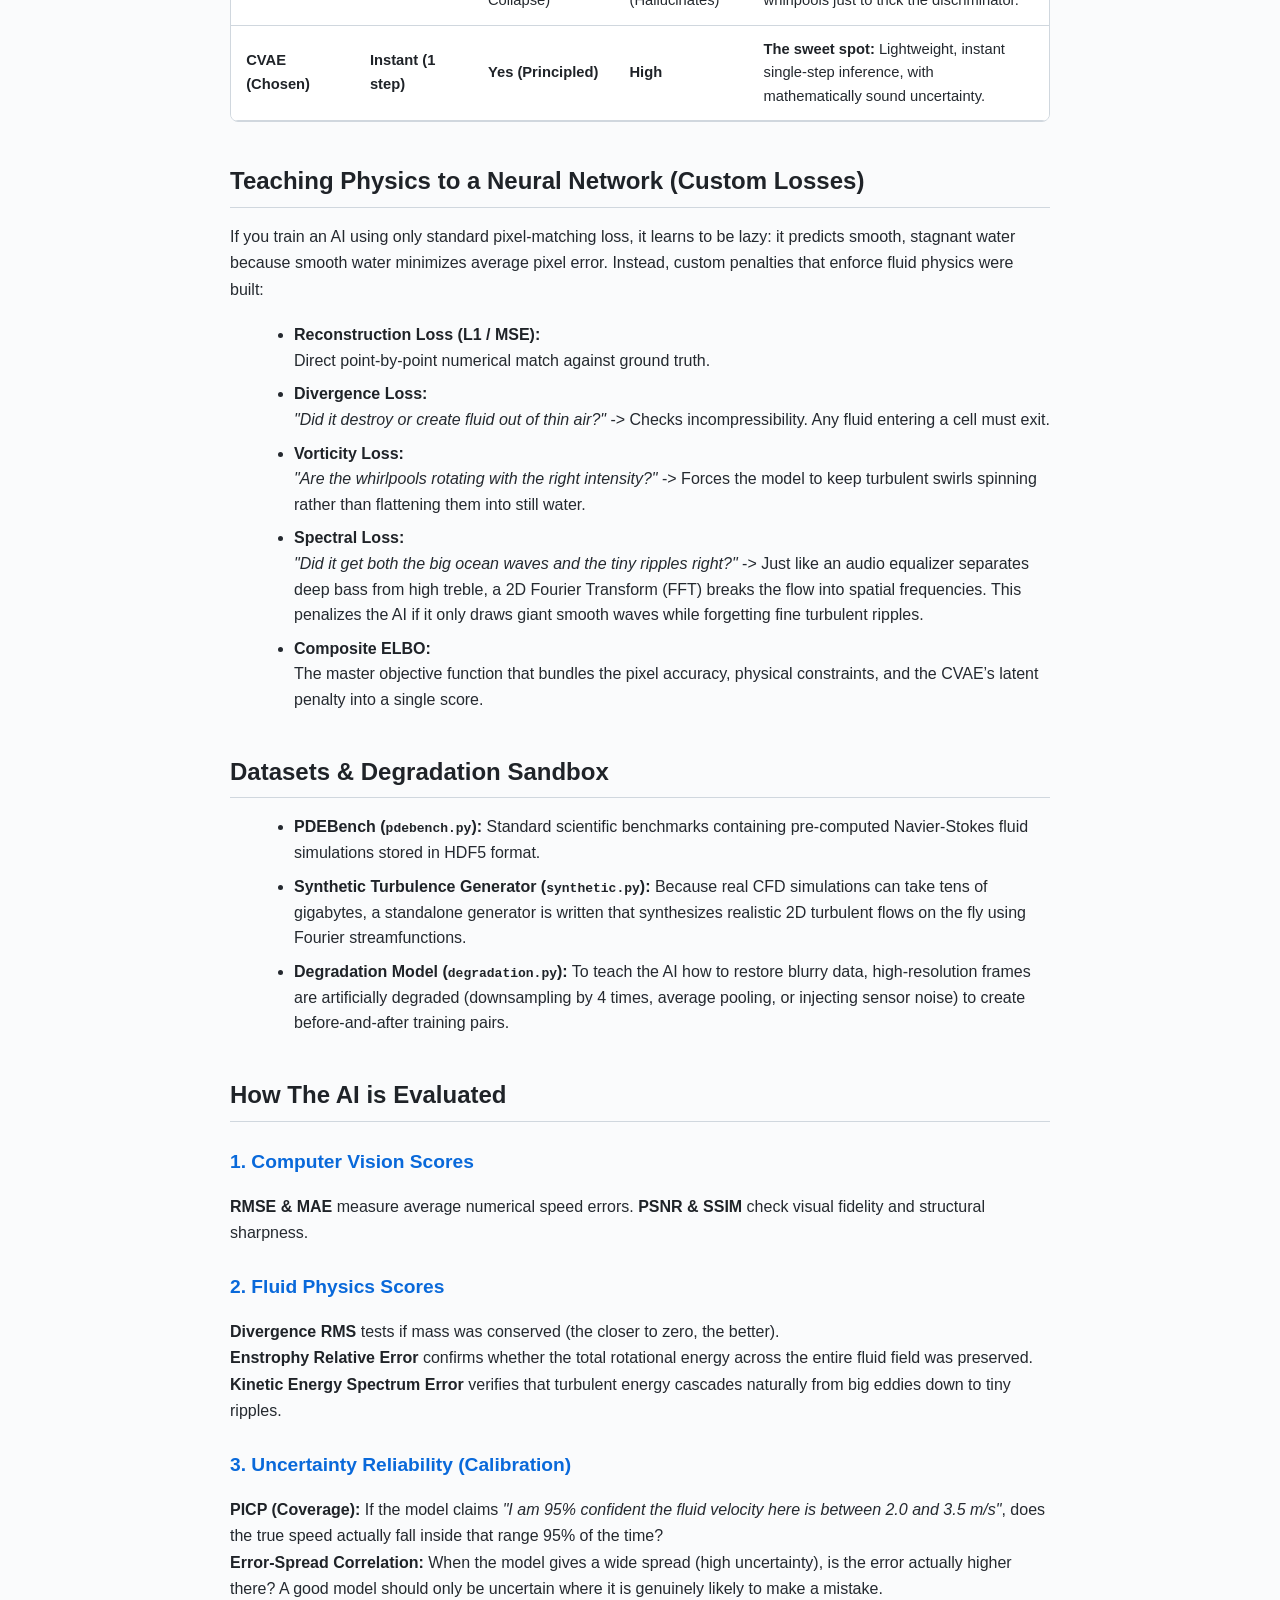
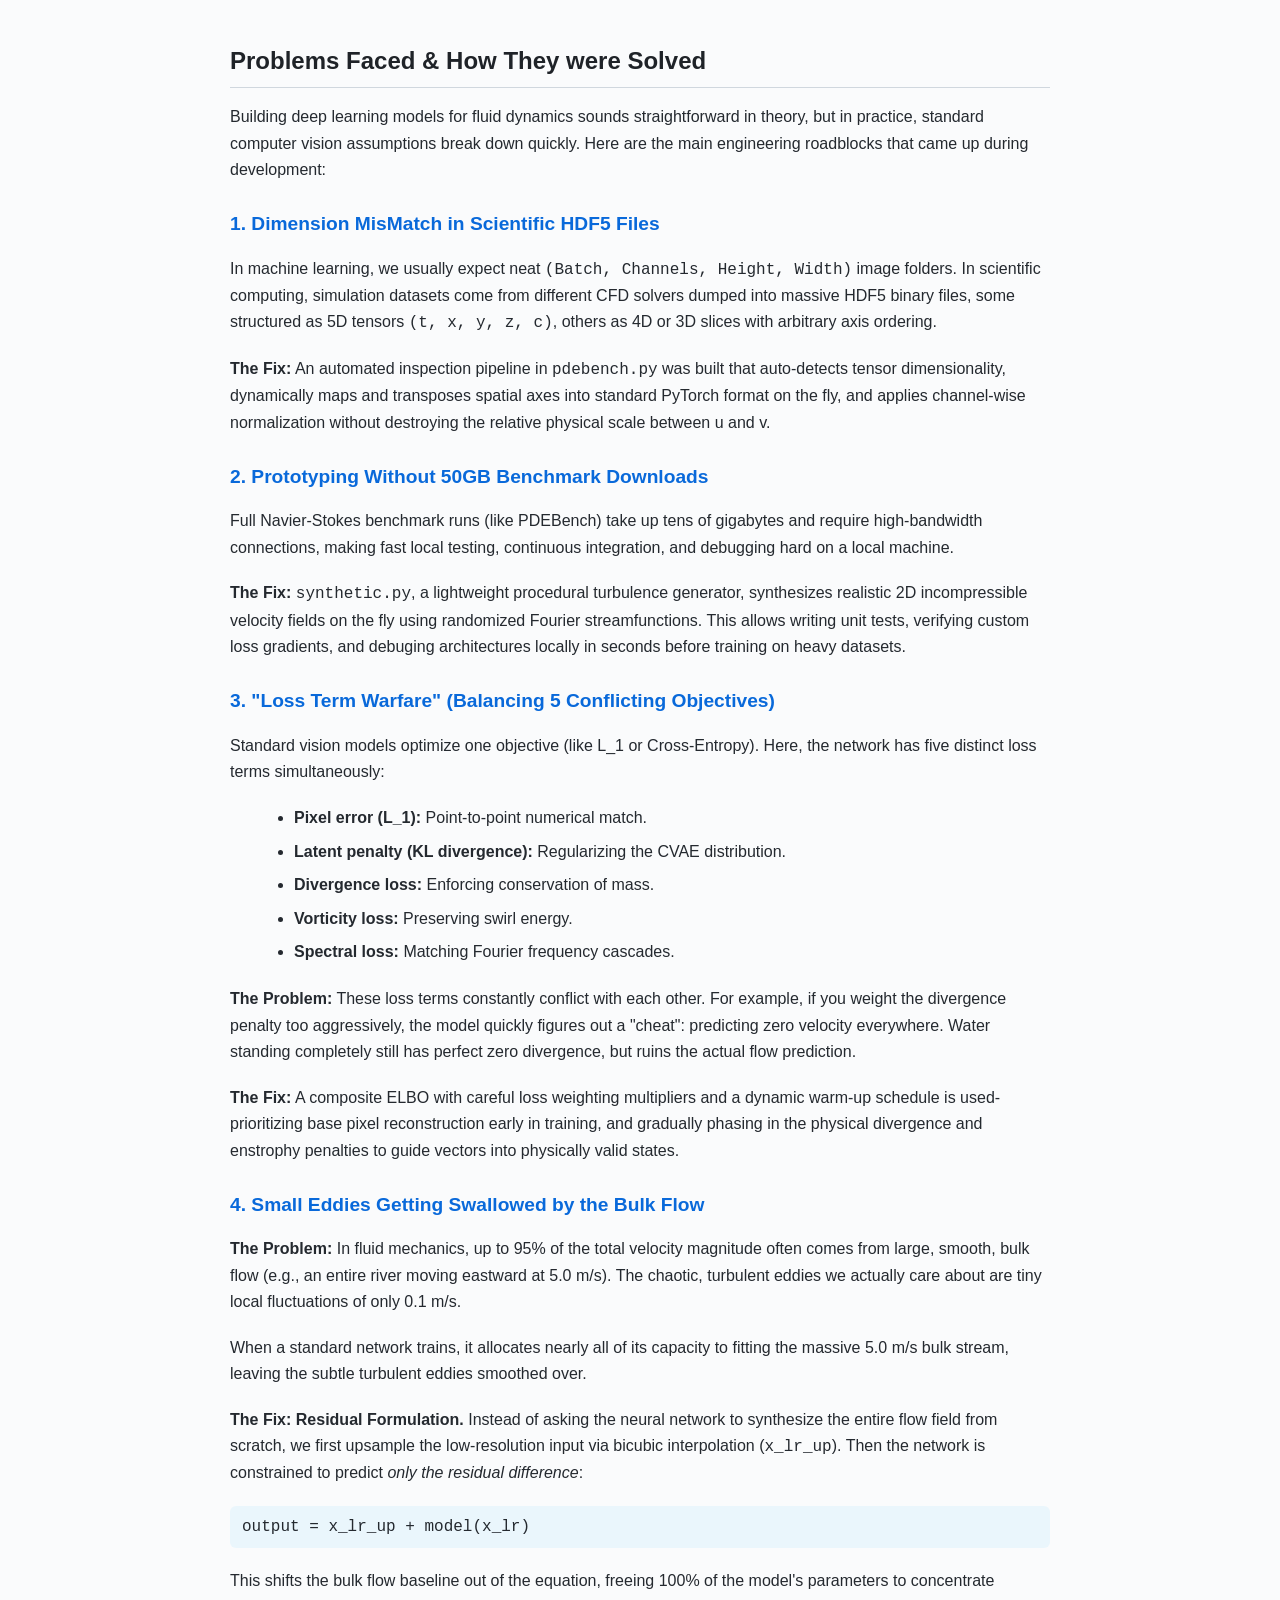
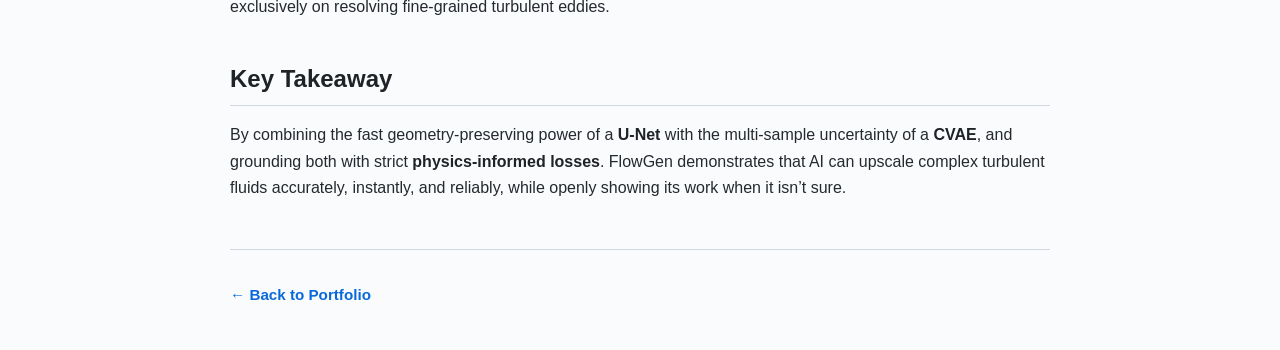
<file: projects/flowgen.html>
<!DOCTYPE html>
<html lang="en">
<head>
  <meta charset="UTF-8" />
  <meta name="viewport" content="width=device-width, initial-scale=1.0" />
  <title>FlowGen: Teaching AI Fluid Dynamics & Uncertainty | Fatima Alharake</title>
  <link rel="stylesheet" href="../style.css">
  <style>
    /* Back Navigation Link */
    .back-nav {
      margin-bottom: 24px;
    }
    .back-nav a {
      color: #0969da;
      text-decoration: none;
      font-weight: 600;
      font-size: 0.95rem;
      display: inline-flex;
      align-items: center;
      gap: 6px;
      transition: all 0.2s ease;
    }
    .back-nav a:hover {
      color: #0550ae;
      transform: translateX(-3px);
    }

    /* Article Header */
    header {
      margin-bottom: 2.5rem;
    }

    .badge {
      display: inline-block;
      font-size: 0.8rem;
      font-weight: 600;
      color: #0969da;
      background: #ddf4ff;
      border: 1px solid rgba(9, 105, 218, 0.25);
      padding: 0.25rem 0.75rem;
      border-radius: 9999px;
      margin-bottom: 0.85rem;
      letter-spacing: 0.02em;
    }

    h1 {
      font-size: 2.2rem;
      line-height: 1.25;
      font-weight: 800;
      margin-bottom: 0.85rem;
      color: #1f2328;
    }

    .subtitle {
      font-size: 1.1rem;
      color: #57606a;
      font-weight: 400;
      line-height: 1.5;
    }

    /* Content Headings */
    h2 {
      font-size: 1.5rem;
      color: #1f2328;
      margin: 2.5rem 0 1rem;
      border-bottom: 1px solid #d0d7de;
      padding-bottom: 0.4rem;
    }

    h3 {
      font-size: 1.2rem;
      color: #0969da;
      margin: 1.6rem 0 0.6rem;
    }

    p {
      margin-bottom: 1.2rem;
      color: #24292f;
      font-size: 1rem;
      line-height: 1.65;
    }

    strong {
      color: #1f2328;
    }

    /* Cards & Callouts */
    .card {
      background-color: #ffffff;
      border: 1px solid #d0d7de;
      border-radius: 10px;
      padding: 1.35rem;
      margin: 1.35rem 0;
      box-shadow: 0 1px 3px rgba(31, 35, 40, 0.04);
    }

    .analogy-box {
      border-left: 4px solid #0969da;
      background: #f6f8fa;
      border-radius: 0 8px 8px 0;
      padding: 1.1rem 1.35rem;
      margin: 1.35rem 0;
    }

    .analogy-title {
      font-weight: 700;
      color: #0969da;
      margin-bottom: 0.35rem;
      font-size: 0.9rem;
      text-transform: uppercase;
      letter-spacing: 0.04em;
    }

    /* Diagrams Canvas */
    .diagram-card {
      background: #0f172a;
      border: 1px solid #334155;
      border-radius: 10px;
      padding: 1.5rem;
      margin: 1.8rem 0;
      text-align: center;
    }

    .diagram-caption {
      font-size: 0.85rem;
      color: #94a3b8;
      margin-top: 0.85rem;
    }

    /* Grid comparisons */
    .grid-2 {
      display: grid;
      grid-template-columns: 1fr;
      gap: 1.25rem;
      margin: 1.35rem 0;
    }

    @media (min-width: 640px) {
      .grid-2 {
        grid-template-columns: 1fr 1fr;
      }
    }

    .model-pill {
      display: inline-block;
      padding: 0.2rem 0.55rem;
      border-radius: 6px;
      font-size: 0.78rem;
      font-weight: 700;
      margin-bottom: 0.5rem;
    }
    .pill-unet { background: #ddf4ff; color: #0969da; border: 1px solid rgba(9, 105, 218, 0.2); }
    .pill-cvae { background: #fbefff; color: #8250df; border: 1px solid rgba(130, 80, 223, 0.2); }

    /* Tables */
    .table-container {
      overflow-x: auto;
      margin: 1.5rem 0;
      border-radius: 8px;
      border: 1px solid #d0d7de;
    }

    table {
      width: 100%;
      border-collapse: collapse;
      font-size: 0.92rem;
      text-align: left;
    }

    th, td {
      padding: 0.75rem 0.95rem;
      border-bottom: 1px solid #d0d7de;
    }

    th {
      color: #1f2328;
      background: #f6f8fa;
      font-weight: 600;
    }

    td {
      background: #ffffff;
      color: #24292f;
    }

    /* Lists */
    ul {
      margin-left: 1.5rem;
      margin-bottom: 1.35rem;
      color: #24292f;
    }

    li {
      margin-bottom: 0.5rem;
      line-height: 1.6;
    }

    /* =========================================
       DARK MODE OVERRIDES (Matches style.css)
       ========================================= */
    @media (prefers-color-scheme: dark) {
      .back-nav a {
        color: #58a6ff;
      }
      .back-nav a:hover {
        color: #79c0ff;
      }
      .badge {
        background: #1f2937;
        color: #58a6ff;
        border-color: #388bfd;
      }
      h1, h2, strong, th {
        color: #e6edf3;
      }
      h2 {
        border-bottom-color: #30363d;
      }
      h3 {
        color: #58a6ff;
      }
      .subtitle, p, li, td {
        color: #cbd5e1;
      }
      .card {
        background-color: #161b22;
        border-color: #30363d;
      }
      .analogy-box {
        background: #161b22;
        border-left-color: #58a6ff;
      }
      .analogy-title {
        color: #58a6ff;
      }
      .table-container {
        border-color: #30363d;
      }
      th {
        background: #21262d;
      }
      td {
        background: #161b22;
        border-bottom-color: #30363d;
      }
      .pill-unet {
        background: #1f2937;
        color: #58a6ff;
        border-color: #388bfd;
      }
      .pill-cvae {
        background: #271033;
        color: #d2a8ff;
        border-color: #a371f7;
      }
    }
  </style>
</head>
<body>

  <!-- BACK LINK -->
  <div class="back-nav">
    <a href="../index.html">← Back to Portfolio</a>
  </div>

  <!-- HERO SECTION -->
  <header>
    <span class="badge">Scientific Deep Learning &bull; Project Breakdown</span>
    <h1>FlowSR : Generative High-Resolution for 2D Fluid Dynamics</h1>
    <p class="subtitle">
      A lightweight approach to recreating high-resolution water and air flows from coarse measurements, without violating the laws of physics.
    </p>
  </header>

  <!-- INTRO -->
  <section>
    <h2>What Is This Project About?</h2>
    <p>
      Whether it’s wind curling around an aircraft wing, weather patterns drifting across continents, or water swirling in a river, 
      simulating fluids on a computer is computationally expensive. Running hyper-detailed simulations can require days of supercomputer time.
    </p>
    <p>
      <strong>FlowGen</strong> is a lightweight deep learning project designed to solve that bottleneck. It takes low-resolution, 
      blurry 2D fluid data (the kind you get from cheap sensors or coarse, quick simulations) and sharpens it back into sharp, 
      physically accurate high-resolution flows. It also tells you <em>how confident</em> it is in its own reconstruction.
    </p>

    <div class="analogy-box">
      <div class="analogy-title">How to visualize a fluid "image"</div>
      In a normal digital photo, every pixel contains three color numbers: <strong>(R, G, B)</strong>.<br />
      In a fluid flow field, every pixel contains two motion numbers: <strong>(u, v)</strong>.
      <ul>
        <li><strong>u</strong> = How fast the fluid moves left or right.</li>
        <li><strong>v</strong> = How fast the fluid moves up or down.</li>
      </ul>
      Instead of predicting colors, our AI predicts the exact velocity of water or air at every point in space.
    </div>
  </section>

  <!-- THE CORE PROBLEM -->
  <section>
    <h2>Why Standard AI Image Upscaling Fails Here</h2>
    <p>
      The AI upscalers that are trained to make photos look good to a human eye are <strong>not</strong> trained to obey the laws of physics. 
      They can hallucinate details that look plausible, but are physically impossible.
    </p>
    
    <h3>1. Water is not pixels, it has strict laws</h3>
    <p>
      An image upscaler only cares if a picture <em>looks believable to a human eye</em>. But fluids have unbreakable physical rules. 
      For instance, water is incompressible: if 1 liter of water flows into a tiny region, 1 liter must flow out. Standard AI models 
      often generate arrows that all point inward toward the same spot, accidentally inventing "water-destroying black holes" on the grid. (water goes in, but nothing comes out.)
    </p>

    <h3>2. The "Ill-Posed" Swirl Dilemma</h3>
    <p>
      When high-speed fluid flows, it creates <strong>vortices and eddies</strong> (whirlpools and swirls). 
      When you downsample a fluid field, all those fine, detailed vortices get squashed into a single blur. 
      The issue is that there are <strong>many different ways</strong> to arrange tiny whirlpools that all produce the same blurry patch.
      This is called an <strong>ill-posed inverse problem</strong>. One blurry fluid patch can match dozens of 
      different, equally valid arrangements of tiny vortices.
    </p>

    <p>
      If an AI is forced to output just <em>one</em> guess, it will compromise by averaging all the possibilities together. 
      The result is a smoothed-out blur that destroys the turbulence. Hence, a model that can show us 
      <strong>different plausible possibilities (realizations)</strong> is needed, so we can spot where the AI is certain and where it is guessing.
    </p>
  </section>

  <!-- ARCHITECTURE -->
  <section>
    <h2>Models: U-Net vs. CVAE</h2>
    <p>
      To tackle this, two models are implemented and compared: a reliable deterministic baseline (<strong>U-Net</strong>) 
      and a probabilistic generative model (<strong>CVAE</strong>).
    </p>

    <div class="grid-2">
      <div class="card">
        <span class="model-pill pill-unet">Model 1</span>
        <h3>Lightweight U-Net</h3>
        <p><strong>The Deterministic Benchmark</strong></p>
        <p>
          U-Net is the gold standard for spatial-to-spatial problems. Its superpower is <strong>skip connections</strong>: bridges that 
          pass exact coordinate positions directly from early layers to the output. This ensures physical boundaries stay sharp. 
          It gives one reliable, single prediction.
        </p>
      </div>

      <div class="card">
        <span class="model-pill pill-cvae">Model 2</span>
        <h3>Conditional VAE (CVAE)</h3>
        <p><strong>The Generative Explorer</strong></p>
        <p>
          Instead of giving just one answer, the CVAE takes the blurry input <em>plus a random seed</em>. Based on the seed, 
          it generates multiple plausible high-resolution flow fields. Where they all agree, the model is confident; where they diverge, 
          the model flags high uncertainty.
        </p>
      </div>
    </div>

    <figure class="figure-container">
    <img src="../assets/unet_arch.png" alt="U-Net Architecture" class="flowgen_modal-img" width="100%">
    <figcaption>
      <b>Figure 1:</b> U-Net Architecture with skip connections carrying exact coordinates across the network.
    </figcaption>
    </figure>

    <figure class="figure-container">
    <img src="../assets/CVAE_arch.png" alt="CVAE Architecture" class="flowgen_modal-img" width="100%">
    <figcaption>
      <b>Figure 2:</b> CVAE Architecture with probabilistic latent space for fluid generation.
    </figcaption>
    </figure>

    <h3>Why not Diffusion Models or GANs?</h3>
    <div class="table-container">
      <table>
        <thead>
          <tr>
            <th>Architecture</th>
            <th>Speed</th>
            <th>Uncertainty Estimation?</th>
            <th>Physical Reliability</th>
            <th>The Verdict</th>
          </tr>
        </thead>
        <tbody>
          <tr>
            <td><strong>Diffusion</strong></td>
            <td>Very Slow (20-1000 steps)</td>
            <td>Yes</td>
            <td>High</td>
            <td>Too slow. If an AI takes minutes to denoise a frame, it defeats the purpose of speeding up CFD.</td>
          </tr>
          <tr>
            <td><strong>GAN</strong></td>
            <td>Fast (1 step)</td>
            <td>No (Mode Collapse)</td>
            <td>Poor (Hallucinates)</td>
            <td>GANs love to invent fake, unphysical whirlpools just to trick the discriminator.</td>
          </tr>
          <tr>
            <td><strong>CVAE (Chosen)</strong></td>
            <td><strong>Instant (1 step)</strong></td>
            <td><strong>Yes (Principled)</strong></td>
            <td><strong>High</strong></td>
            <td><strong>The sweet spot:</strong> Lightweight, instant single-step inference, with mathematically sound uncertainty.</td>
          </tr>
        </tbody>
      </table>
    </div>
  </section>

  <!-- LOSSES -->
  <section>
    <h2>Teaching Physics to a Neural Network (Custom Losses)</h2>
    <p>
      If you train an AI using only standard pixel-matching loss, it learns to be lazy: it predicts smooth, stagnant water because 
      smooth water minimizes average pixel error. Instead, custom penalties that enforce fluid physics were built:
    </p>

    <ul>
      <li>
        <strong>Reconstruction Loss (L1 / MSE):</strong><br />
        Direct point-by-point numerical match against ground truth.
      </li>
      <li>
        <strong>Divergence Loss:</strong><br />
        <em>"Did it destroy or create fluid out of thin air?"</em> -> Checks incompressibility. Any fluid entering a cell must exit.
      </li>
      <li>
        <strong>Vorticity Loss:</strong><br />
        <em>"Are the whirlpools rotating with the right intensity?"</em> -> Forces the model to keep turbulent swirls spinning rather 
        than flattening them into still water.
      </li>
      <li>
        <strong>Spectral Loss:</strong><br />
        <em>"Did it get both the big ocean waves and the tiny ripples right?"</em> -> Just like an audio equalizer separates deep bass 
        from high treble, a 2D Fourier Transform (FFT) breaks the flow into spatial frequencies. This penalizes the AI if it only 
        draws giant smooth waves while forgetting fine turbulent ripples.
      </li>
      <li>
        <strong>Composite ELBO:</strong><br />
        The master objective function that bundles the pixel accuracy, physical constraints, and the CVAE’s latent penalty into a single score.
      </li>
    </ul>
  </section>

  <!-- DATASETS -->
  <section>
    <h2>Datasets & Degradation Sandbox</h2>
    <ul>
      <li>
        <strong>PDEBench (<code>pdebench.py</code>):</strong> Standard scientific benchmarks containing pre-computed Navier-Stokes fluid simulations stored in HDF5 format.
      </li>
      <li>
        <strong>Synthetic Turbulence Generator (<code>synthetic.py</code>):</strong> Because real CFD simulations can take tens of gigabytes, 
        a standalone generator is written that synthesizes realistic 2D turbulent flows on the fly using Fourier streamfunctions.
      </li>
      <li>
        <strong>Degradation Model (<code>degradation.py</code>):</strong> To teach the AI how to restore blurry data, high-resolution frames are artificially 
        degraded (downsampling by 4 times, average pooling, or injecting sensor noise) to create before-and-after training pairs.
      </li>
    </ul>
  </section>

  <!-- EVALUATION -->
  <section>
    <h2>How The AI is Evaluated</h2>

    <h3>1. Computer Vision Scores</h3>
      <p>
        <strong>RMSE &amp; MAE</strong> measure average numerical speed errors. 
        <strong>PSNR &amp; SSIM</strong> check visual fidelity and structural sharpness.
      </p>

      <h3>2. Fluid Physics Scores</h3>
      <p>
        <strong>Divergence RMS</strong> tests if mass was conserved (the closer to zero, the better).<br />
        <strong>Enstrophy Relative Error</strong> confirms whether the total rotational energy across the entire fluid field was preserved.<br />
        <strong>Kinetic Energy Spectrum Error</strong> verifies that turbulent energy cascades naturally from big eddies down to tiny ripples.
      </p>

      <h3>3. Uncertainty Reliability (Calibration)</h3>
      <p>
        <strong>PICP (Coverage):</strong> If the model claims <em>"I am 95% confident the fluid velocity here is between 2.0 and 3.5 m/s"</em>, 
        does the true speed actually fall inside that range 95% of the time?<br />
        <strong>Error-Spread Correlation:</strong> When the model gives a wide spread (high uncertainty), is the error actually higher there? 
        A good model should only be uncertain where it is genuinely likely to make a mistake.
      </p>
  </section>

    <!-- ENGINEERING CHALLENGES -->
  <section>
    <h2>Problems Faced & How They were Solved</h2>
    <p>
      Building deep learning models for fluid dynamics sounds straightforward in theory, but in practice, standard computer vision assumptions break down quickly. Here are the main engineering roadblocks that came up during development:
    </p>

    <!-- CHALLENGE 1 -->
    <h3>1. Dimension MisMatch in Scientific HDF5 Files</h3>
      <p>
        In machine learning, we usually expect neat <code>(Batch, Channels, Height, Width)</code> image folders. 
        In scientific computing, simulation datasets come from different CFD solvers dumped into massive HDF5 binary files, some structured as 5D tensors <code>(t, x, y, z, c)</code>, others as 4D or 3D slices with arbitrary axis ordering.
      </p>
      <p>
        <b>The Fix:</b> An automated inspection pipeline in <code>pdebench.py</code> was built that auto-detects tensor dimensionality, dynamically maps and transposes spatial axes into standard PyTorch format on the fly, and applies channel-wise normalization without destroying the relative physical scale between u and v.
      </p>

    <!-- CHALLENGE 2 -->
    <h3>2. Prototyping Without 50GB Benchmark Downloads</h3>
      <p>
        Full Navier-Stokes benchmark runs (like PDEBench) take up tens of gigabytes and require high-bandwidth connections, making fast local testing, continuous integration, and debugging hard on a local machine.
      </p>
      <p>
        <b>The Fix:</b> <code>synthetic.py</code>, a lightweight procedural turbulence generator, synthesizes realistic 
        2D incompressible velocity fields on the fly using randomized Fourier streamfunctions. This allows writing unit tests, verifying custom loss gradients, 
        and debuging architectures locally in seconds before training on heavy datasets.
      </p>

    <!-- CHALLENGE 3 -->
    <h3>3. "Loss Term Warfare" (Balancing 5 Conflicting Objectives)</h3>
      <p>
        Standard vision models optimize one objective (like L_1 or Cross-Entropy). Here, the network has five distinct loss terms simultaneously:
      </p>
      <ul>
        <li><b>Pixel error (L_1):</b> Point-to-point numerical match.</li>
        <li><b>Latent penalty (KL divergence):</b> Regularizing the CVAE distribution.</li>
        <li><b>Divergence loss:</b> Enforcing conservation of mass.</li>
        <li><b>Vorticity loss:</b> Preserving swirl energy.</li>
        <li><b>Spectral loss:</b> Matching Fourier frequency cascades.</li>
      </ul>
      <p>
        <b>The Problem:</b> These loss terms constantly conflict with each other. For example, if you weight the divergence penalty too aggressively, the model quickly figures out a "cheat": predicting zero velocity everywhere. Water standing completely still has perfect zero divergence, but ruins the actual flow prediction.
      </p>
      <p>
        <b>The Fix:</b> A composite ELBO with careful loss weighting multipliers and a dynamic warm-up schedule is used-prioritizing base pixel reconstruction early in training, and gradually phasing in the physical divergence and enstrophy penalties to guide vectors into physically valid states.
      </p>

    <!-- CHALLENGE 4 -->
    <h3>4. Small Eddies Getting Swallowed by the Bulk Flow</h3>
      <p>
        <b>The Problem:</b> In fluid mechanics, up to 95% of the total velocity magnitude often comes from large, smooth, bulk flow (e.g., an entire river moving eastward at 5.0 m/s). The chaotic, turbulent eddies we actually care about are tiny local fluctuations of only 0.1 m/s.
      </p>
      <p>
        When a standard network trains, it allocates nearly all of its capacity to fitting the massive 5.0 m/s bulk stream, leaving the subtle turbulent eddies smoothed over.
      </p>
      <p>
        <b>The Fix: Residual Formulation.</b> Instead of asking the neural network to synthesize the entire flow field from scratch, we first upsample the low-resolution input via bicubic interpolation (<code>x_lr_up</code>). Then the network is constrained to predict <em>only the residual difference</em>:
      </p>
      <p style="background: rgba(56, 189, 248, 0.08); padding: 8px 12px; border-radius: 6px; font-family: monospace;">
        output = x_lr_up + model(x_lr)
      </p>
      <p>
        This shifts the bulk flow baseline out of the equation, freeing 100% of the model's parameters to concentrate exclusively on resolving fine-grained turbulent eddies.
      </p>
  </section>

  <!-- CONCLUSION -->
  <section>
    <h2>Key Takeaway</h2>
    <p>
      By combining the fast geometry-preserving power of a <strong>U-Net</strong> with the multi-sample uncertainty of a 
      <strong>CVAE</strong>, and grounding both with strict <strong>physics-informed losses</strong>. FlowGen demonstrates that AI 
      can upscale complex turbulent fluids accurately, instantly, and reliably, while openly showing its work when it isn’t sure.
    </p>
  </section>

  <hr style="margin-top: 3rem; margin-bottom: 2rem;">

  <!-- BOTTOM BACK LINK -->
  <div class="back-nav" style="margin-bottom: 3rem;">
    <a href="../index.html">← Back to Portfolio</a>
  </div>

</body>
</html>
</file>
<file: style.css>
body {
      font-family: -apple-system, BlinkMacSystemFont, "Segoe UI", Roboto, Helvetica, Arial, sans-serif;
      line-height: 1.6;
      background-color: #fafbfc; /* or #f8f9fa */
      color: #1f2328;
      max-width: 820px;
      margin: 40px auto;
      padding: 0 20px;
    }
    
    .header-container {
      display: flex;
      align-items: center;
      justify-content: space-between;
      gap: 24px;
      margin-bottom: 24px;
    }
    .header-text h1 {
      margin: 0 0 6px 0;
      font-size: 2rem;
    }
    .header-text h3 {
      margin: 0 0 12px 0;
      color: #57609a;
      font-weight: 500;
    }
    .profile-pic {
      width: 140px;
      height: 140px;
      border-radius: 50%;
      object-fit: cover;
    }
    .links a {
      color: #0969da;
      text-decoration: none;
      margin-right: 12px;
      font-weight: 500;
    }
    .links a:hover {
      text-decoration: underline;
    }
    hr {
      border: 0;
      border-top: 1px solid #d0d7de;
      margin: 28px 0;
    }
    .project {
      margin-bottom: 32px;
    }
    .project h3 {
      margin-bottom: 8px;
    }
    .tech-stack {
      font-size: 0.9rem;
      color: #57606a;
      margin-top: 8px;
    }
    video, img.demo {
      width: 100%;
      max-width: 600px;
      border-radius: 8px;
      margin-top: 12px;
      display: block;
    }
    details {
      margin-top: 10px;
      padding: 10px 14px;
      background: #f6f8fa;
      border-radius: 6px;
    }
    summary {
      cursor: pointer;
      font-weight: 600;
    }
    .links {
      display: flex;
      gap: 16px;
      align-items: center;
      margin-top: 14px;
    }
    .links a {
      color: #57606a;
      transition: color 0.2s ease, transform 0.2s ease;
      display: inline-flex;
      align-items: center;
    }
    .links a:hover {
      color: #0969da;
      transform: translateY(-2px);
    }
    .tab-nav {
      display: flex;
      gap: 12px;
      border-bottom: 2px solid #e1e4e8;
      margin: 28px 0 20px 0;
    }
    .tab-btn {
      background: none;
      border: none;
      padding: 10px 16px;
      font-size: 1rem;
      font-weight: 600;
      color: #57606a;
      cursor: pointer;
      border-bottom: 2px solid transparent;
      margin-bottom: -2px; /* overlaps the border */
      transition: all 0.2s ease;
    }
    .tab-btn:hover {
      color: #0969da;
    }
    .tab-btn.active {
      color: #0969da;
      border-bottom: 2px solid #0969da;
    }

    .tab-content {
      display: none;
    }
    .tab-content.active {
      display: block;
      animation: fadeIn 0.3s ease;
    }
    @keyframes fadeIn {
      from { opacity: 0; transform: translateY(4px); }
      to { opacity: 1; transform: translateY(0); }
    }
        html {
      scroll-behavior: smooth;
    }
    .nav-bar {
      position: sticky;
      top: 0;
      background: #fafbfc;;
      backdrop-filter: blur(8px);
      padding: 12px 0;
      border-bottom: 1px solid #e1e4e8;
      margin-bottom: 30px;
      z-index: 100;
    }
    .nav-bar a {
      margin-right: 20px;
      color: #57606a;
      text-decoration: none;
      font-weight: 600;
      font-size: 0.95rem;
    }
    .nav-bar a:hover {
      color: #0969da;
    }
    .deep-dive-btn {
      display: inline-block;
      font-size: 0.75rem;
      font-weight: 600;
      color: #0969da;
      background: #ddf4ff;
      border: 1px solid rgba(9, 105, 218, 0.3);
      padding: 3px 10px;
      border-radius: 20px;
      text-decoration: none;
      margin-left: 10px;
      vertical-align: middle;
      transition: all 0.2s ease;
    }
    .deep-dive-btn:hover {
      background: #0969da;
      color: #ffffff;
    }

.experience-card {
  display: flex;
  justify-content: space-between;
  align-items: flex-start;
  gap: 24px;
  margin-bottom: 36px;
}

.experience-content {
  flex: 1;
}

.company-sub {
  margin: 2px 0 6px 0;
  color: #57606a;
  font-size: 0.95rem;
}

.company-sub .date {
  color: #6e7781;
  margin-left: 8px;
}

.company-desc {
  color: #57606a;
  font-size: 0.9rem;
  margin-bottom: 12px;
}

.experience-content ul {
  padding-left: 20px;
  margin: 10px 0;
}

.experience-content li {
  margin-bottom: 8px;
  line-height: 1.5;
}

/* RIGHT IMAGE STYLING */
.experience-media {
  flex-shrink: 0;
  width: 180px;
}

.experience-img {
  width: 100%;
  border-radius: 10px;
  box-shadow: 0 4px 12px rgba(0, 0, 0, 0.08);
  object-fit: cover;
}

.figure-container {
  margin: 1.5rem 0;
  text-align: center;
}
.figure-container img {
  border-radius: 8px;
  display: block;
  margin: 0 auto;
}
figcaption {
  font-size: 0.88rem;
  color: #57606a;
  margin-top: 8px;
  line-height: 1.4;
}

@media (max-width: 650px) {
  .experience-card {
    flex-direction: column-reverse;
  }
  .experience-media {
    width: 100%;
    max-width: 250px;
    margin-bottom: 12px;
  }
}

@media (prefers-color-scheme: dark) {
  body {
    background-color: #0d1117; 
    color: #e6edf3;          
  }

  .nav-bar {
    background: rgba(13, 17, 23, 0.9);
    border-bottom-color: #30363d;
  }
  .nav-bar a {
    color: #8b949e;
  }
  .nav-bar a:hover {
    color: #58a6ff;
  }

  a {
    color: #58a6ff;
  }
  .links a {
    color: #8b949e;
  }
  .links a:hover {
    color: #58a6ff;
  }

  .header-text h3,
  .company-sub,
  .company-desc,
  .tech-stack {
    color: #8b949e;
  }

  hr {
    border-top-color: #30363d;
  }
  .deep-dive-btn {
    background: #1f2937;
    border-color: #388bfd;
    color: #58a6ff;
  }
  .deep-dive-btn:hover {
    background: #1f6feb;
    color: #ffffff;
  }

  details {
    background: #161b22;
    border: 1px solid #30363d;
  }
  figcaption {
    color: #8b949e;
  }
}
</file>
